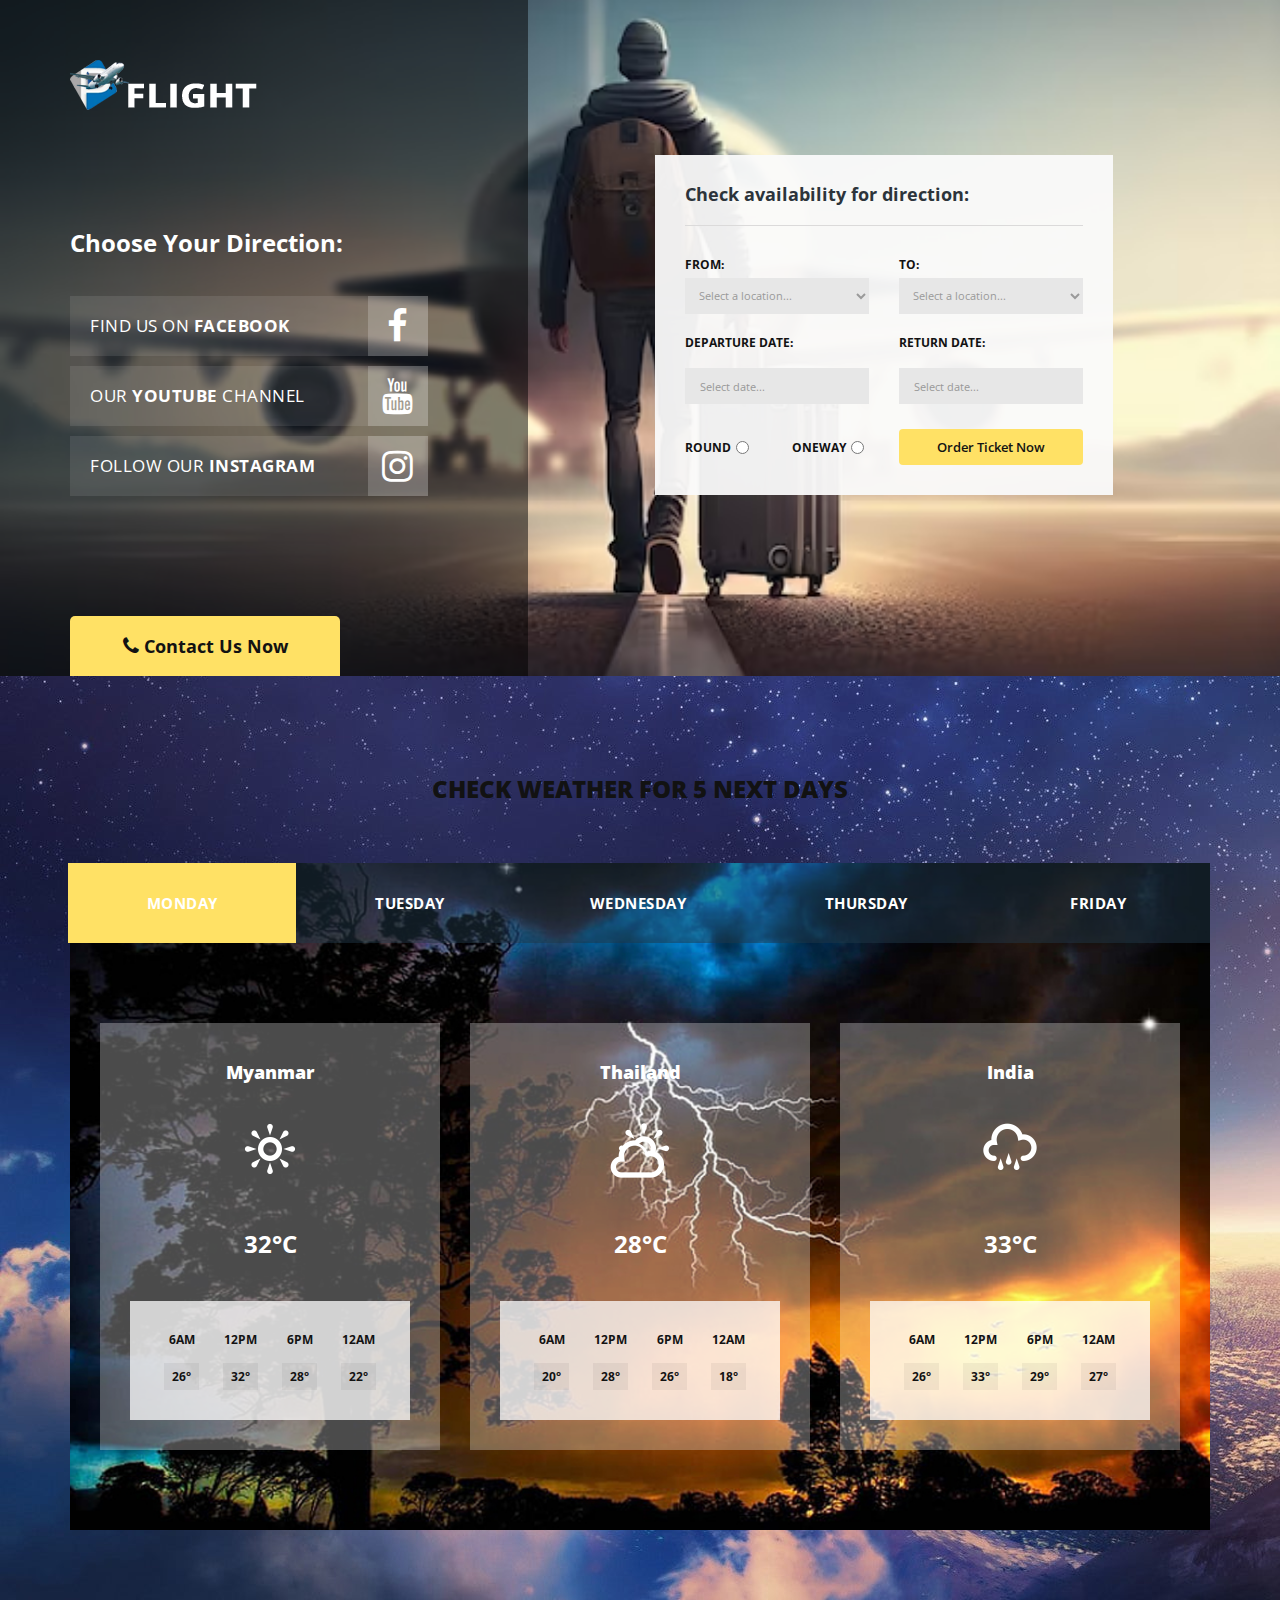
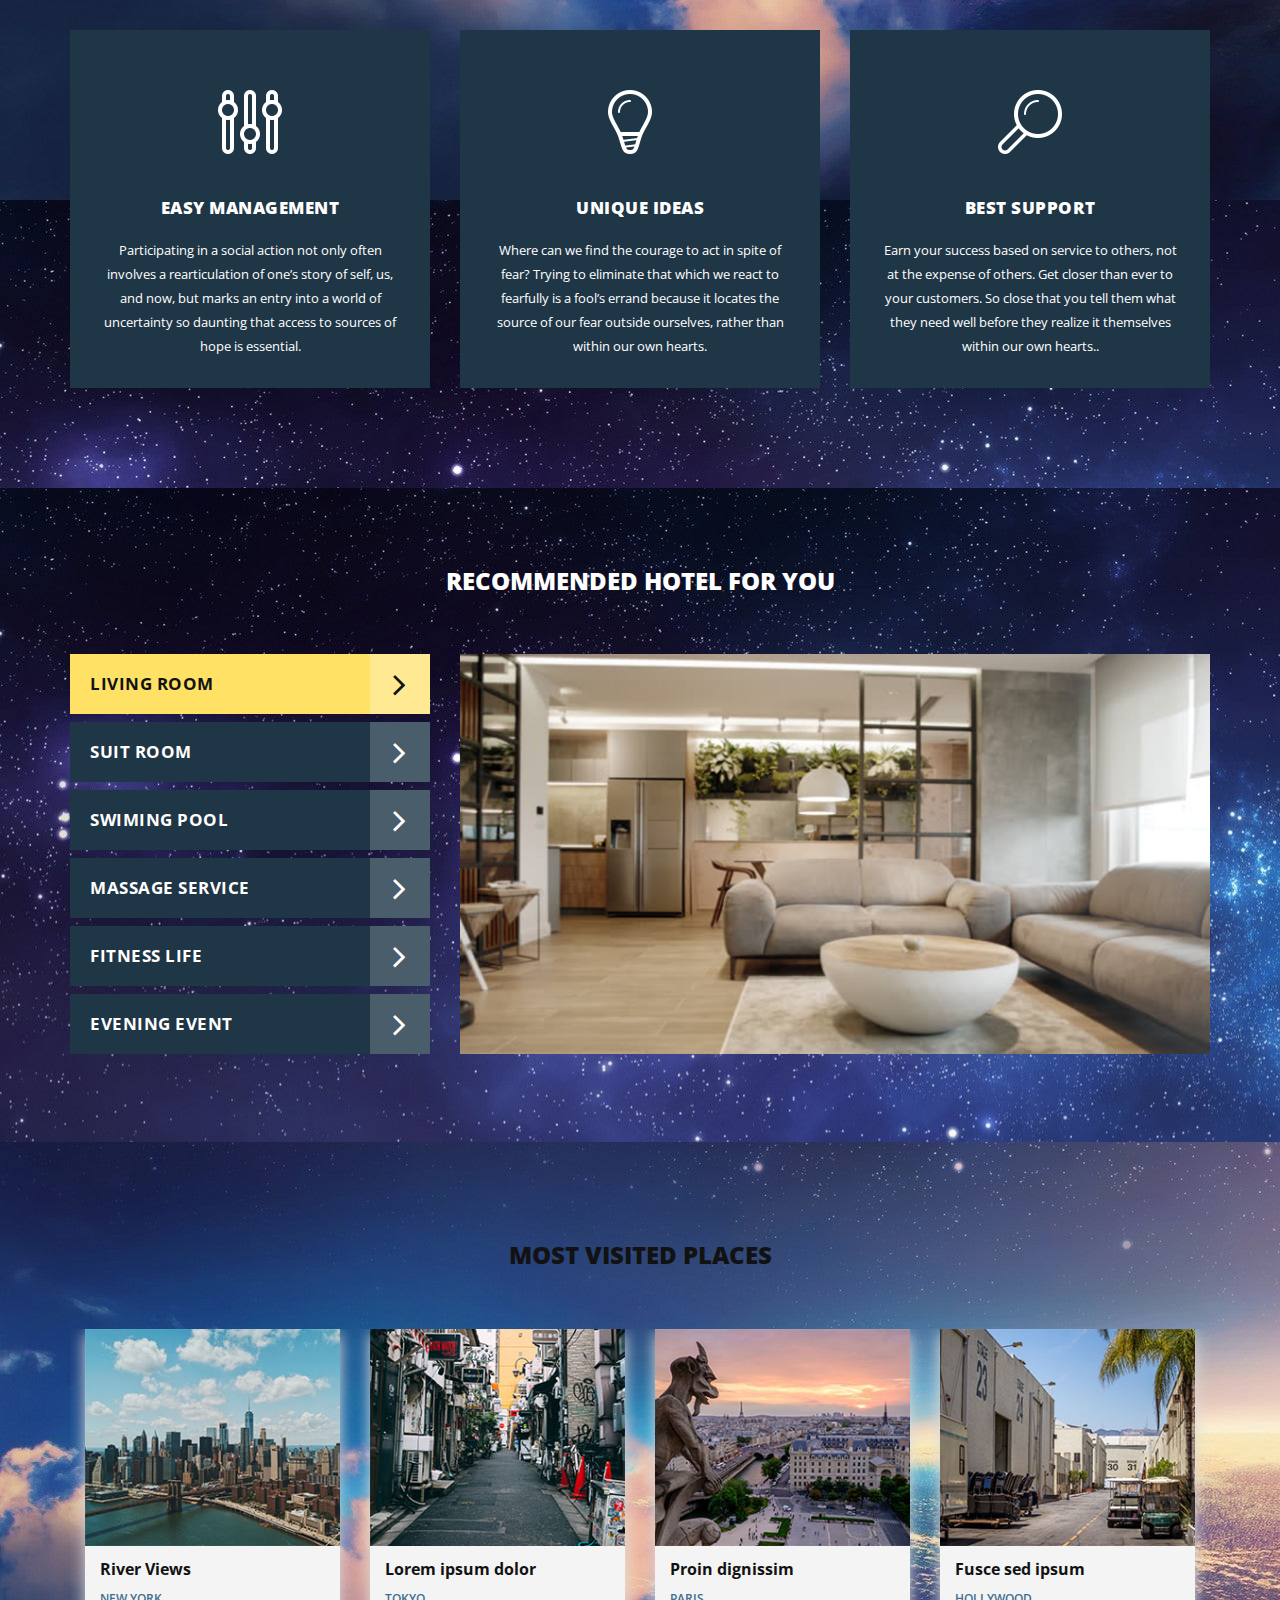
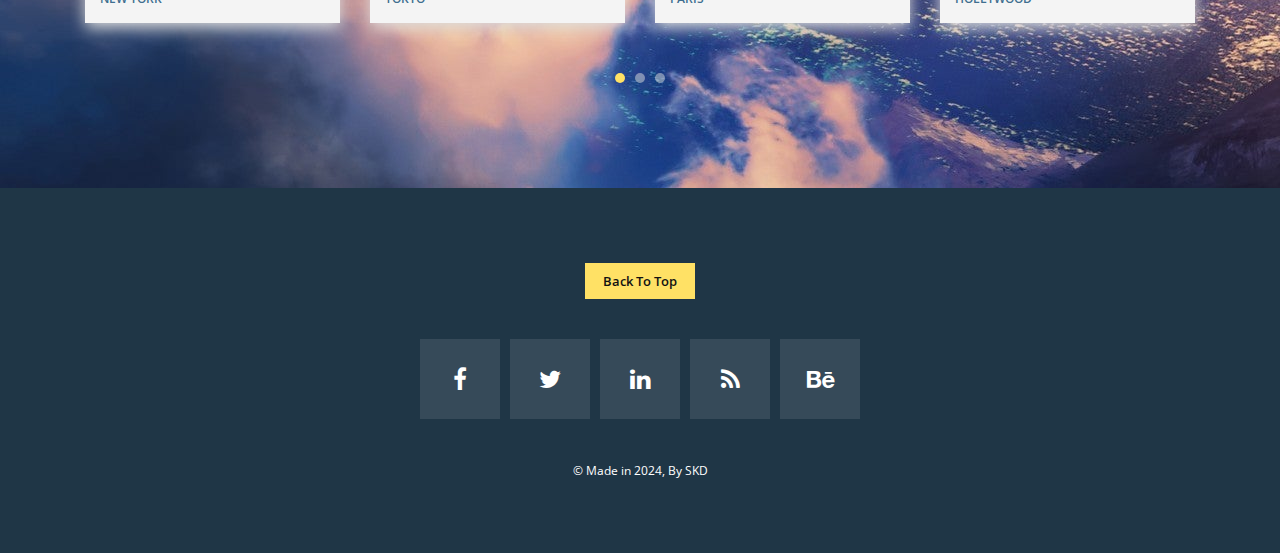
<file: index.html>
<!DOCTYPE html>
<html>
    <head>
        <meta charset="utf-8">
        <meta http-equiv="X-UA-Compatible" content="IE=edge,chrome=1">
        <link rel="shortcut icon" href="img/logo1.png" type="image/svg+xml">
    	<title>TRAVEL - Online Booking</title>
        <meta name="description" content="">
        <meta name="viewport" content="width=device-width, initial-scale=1">
        <link rel="apple-touch-icon" href="apple-touch-icon.png">
        <link rel="stylesheet" href="css/bootstrap.min.css">
        <link rel="stylesheet" href="css/bootstrap-theme.min.css">
        <link rel="stylesheet" href="css/fontAwesome.css">
        <link rel="stylesheet" href="css/hero-slider.css">
        <link rel="stylesheet" href="css/owl-carousel.css">
        <link rel="stylesheet" href="css/datepicker.css">
        <link rel="stylesheet" href="css/tooplate-style.css">
        <link href="https://fonts.googleapis.com/css?family=Open+Sans:300,400,600,700,800" rel="stylesheet">
        <script src="js/vendor/modernizr-2.8.3-respond-1.4.2.min.js"></script>
    </head>

<body>    
    <section class="banner" id="top">
        <div class="container">
            <div class="row">
                <div class="col-md-5">
                    <div class="left-side">
                        <div class="logo">
                            <img src="img/logo.png" alt="Flight Template">
                        </div>
                        <div class="tabs-content">
                            <h4>Choose Your Direction:</h4>
                            <ul class="social-links">
                                <li><a href="#">Find us on <em>Facebook</em><i class="fa fa-facebook"></i></a></li>
                                <li><a href="#">Our <em>YouTube</em> Channel<i class="fa fa-youtube"></i></a></li>
                                <li><a href="#">Follow our <em>instagram</em><i class="fa fa-instagram"></i></a></li>
                            </ul>
                        </div>
                        <div class="page-direction-button">
                            <a href="contact.html"><i class="fa fa-phone"></i>Contact Us Now</a>
                        </div>
                    </div>
                </div>
                <div class="col-md-5 col-md-offset-1">
                    <section id="first-tab-group" class="tabgroup">
                        <div id="tab1">
                            <div class="submit-form">
                                <h4>Check availability for <em>direction</em>:</h4>
                                <form id="form-submit" action="" method="get">
                                    <div class="row">
                                        <div class="col-md-6">
                                            <fieldset>
                                                <label for="from">From:</label>
                                                <select required name='from' onchange='this.form.()'>
                                                    <option value="">Select a location...</option>
                                                    <option value="Cambodia">Cambodia</option>
                                                    <option value="Hong Kong">Hong Kong</option>
                                                    <option value="India">India</option>
                                                    <option value="Japan">Japan</option>
                                                    <option value="Korea">Korea</option>
                                                    <option value="Laos">Laos</option>
                                                    <option value="Myanmar">Myanmar</option>
                                                    <option value="Singapore">Singapore</option>
                                                    <option value="Thailand">Thailand</option>
                                                    <option value="Vietnam">Vietnam</option>
                                                </select>
                                            </fieldset>
                                        </div>
                                        <div class="col-md-6">
                                            <fieldset>
                                                <label for="to">To:</label>
                                                <select required name='to' onchange='this.form.()'>
                                                    <option value="">Select a location...</option>
                                                    <option value="Cambodia">Cambodia</option>
                                                    <option value="Hong Kong">Hong Kong</option>
                                                    <option value="India">India</option>
                                                    <option value="Japan">Japan</option>
                                                    <option value="Korea">Korea</option>
                                                    <option value="Laos">Laos</option>
                                                    <option value="Myanmar">Myanmar</option>
                                                    <option value="Singapore">Singapore</option>
                                                    <option value="Thailand">Thailand</option>
                                                    <option value="Vietnam">Vietnam</option>
                                                </select>
                                            </fieldset>
                                        </div>
                                        <div class="col-md-6">
                                            <fieldset>
                                                <label for="departure">Departure date:</label>
                                                <input name="deparure" type="text" class="form-control date" id="deparure" placeholder="Select date..." required="" onchange='this.form.()'>
                                            </fieldset>
                                        </div>
                                        <div class="col-md-6">
                                            <fieldset>
                                                <label for="return">Return date:</label>
                                                <input name="return" type="text" class="form-control date" id="return" placeholder="Select date..." required="" onchange='this.form.()'>
                                            </fieldset>
                                        </div>
                                        <div class="col-md-6">
                                            <div class="radio-select">
                                                <div class="row">
                                                    <div class="col-md-6 col-sm-6 col-xs-6">
                                                        <label for="round">Round</label>
                                                        <input type="radio" name="trip" id="round" value="round" required="required"onchange='this.form.()'>
                                                    </div>
                                                    <div class="col-md-6 col-sm-6 col-xs-6">
                                                        <label for="oneway">Oneway</label>
                                                        <input type="radio" name="trip" id="oneway" value="one-way" required="required"onchange='this.form.()'>
                                                    </div>
                                                </div>
                                            </div>
                                        </div>
                                        <div class="col-md-6">
                                            <fieldset>
                                                <button type="submit" id="form-submit" class="btn">Order Ticket Now</button>
                                            </fieldset>
                                        </div>
                                    </div>
                                </form>
                            </div>
                        </div>
                    </section>
                </div>
            </div>
        </div>
    </section>



    <div class="tabs-content" id="weather">
        <div class="container">
            <div class="row">
                <div class="col-md-12">
                    <div class="section-heading">
                        <h2>Check Weather For 5 NEXT Days</h2>
                    </div>
                </div>
                <div class="wrapper">
                    <div class="col-md-12">
                        <div class="weather-content">
                            <div class="row">
                                <div class="col-md-12">
                                    <ul class="tabs clearfix" data-tabgroup="second-tab-group">
                                        <li><a href="#monday" class="active">Monday</a></li>
                                        <li><a href="#tuesday">Tuesday</a></li>
                                        <li><a href="#wednesday">Wednesday</a></li>
                                        <li><a href="#thursday">Thursday</a></li>
                                        <li><a href="#friday">Friday</a></li>
                                    </ul>    
                                </div>
                                <div class="col-md-12">
                                    <section id="second-tab-group" class="weathergroup">
                                        <div id="monday">
                                            <div class="row">
                                                <div class="col-md-4">
                                                    <div class="weather-item">
                                                        <h6>Myanmar</h6>
                                                        <div class="weather-icon">
                                                            <img src="img/weather-icon-03.png" alt="">
                                                        </div>
                                                        <span>32&deg;C</span>
                                                        <ul class="time-weather">
                                                            <li>6AM <span>26&deg;</span></li>
                                                            <li>12PM <span>32&deg;</span></li>
                                                            <li>6PM <span>28&deg;</span></li>
                                                            <li>12AM <span>22&deg;</span></li>
                                                        </ul>
                                                    </div>
                                                </div>
                                                <div class="col-md-4">
                                                    <div class="weather-item">
                                                        <h6>Thailand</h6>
                                                        <div class="weather-icon">
                                                            <img src="img/weather-icon-02.png" alt="">
                                                        </div>
                                                        <span>28&deg;C</span>
                                                        <ul class="time-weather">
                                                            <li>6AM <span>20&deg;</span></li>
                                                            <li>12PM <span>28&deg;</span></li>
                                                            <li>6PM <span>26&deg;</span></li>
                                                            <li>12AM <span>18&deg;</span></li>
                                                        </ul>
                                                    </div>
                                                </div>
                                                <div class="col-md-4">
                                                    <div class="weather-item">
                                                        <h6>India</h6>
                                                        <div class="weather-icon">
                                                            <img src="img/weather-icon-01.png" alt="">
                                                        </div>
                                                        <span>33&deg;C</span>
                                                        <ul class="time-weather">
                                                            <li>6AM <span>26&deg;</span></li>
                                                            <li>12PM <span>33&deg;</span></li>
                                                            <li>6PM <span>29&deg;</span></li>
                                                            <li>12AM <span>27&deg;</span></li>
                                                        </ul>
                                                    </div>
                                                </div>
                                            </div>
                                        </div>
                                        <div id="tuesday">
                                            <div class="row">
                                                <div class="col-md-4">
                                                    <div class="weather-item">
                                                        <h6>Myanmar</h6>
                                                        <div class="weather-icon">
                                                            <img src="img/weather-icon-02.png" alt="">
                                                        </div>
                                                        <span>28&deg;C</span>
                                                        <ul class="time-weather">
                                                            <li>6AM <span>18&deg;</span></li>
                                                            <li>12PM <span>27&deg;</span></li>
                                                            <li>6PM <span>25&deg;</span></li>
                                                            <li>12AM <span>17&deg;</span></li>
                                                        </ul>
                                                    </div>
                                                </div>
                                                <div class="col-md-4">
                                                    <div class="weather-item">
                                                        <h6>Thailand</h6>
                                                        <div class="weather-icon">
                                                            <img src="img/weather-icon-03.png" alt="">
                                                        </div>
                                                        <span>31&deg;C</span>
                                                        <ul class="time-weather">
                                                            <li>6AM <span>19&deg;</span></li>
                                                            <li>12PM <span>28&deg;</span></li>
                                                            <li>6PM <span>22&deg;</span></li>
                                                            <li>12AM <span>18&deg;</span></li>
                                                        </ul>
                                                    </div>
                                                </div>
                                                <div class="col-md-4">
                                                    <div class="weather-item">
                                                        <h6>India</h6>
                                                        <div class="weather-icon">
                                                            <img src="img/weather-icon-01.png" alt="">
                                                        </div>
                                                        <span>26&deg;C</span>
                                                        <ul class="time-weather">
                                                            <li>6AM <span>19&deg;</span></li>
                                                            <li>12PM <span>26&deg;</span></li>
                                                            <li>6PM <span>22&deg;</span></li>
                                                            <li>12AM <span>20&deg;</span></li>
                                                        </ul>
                                                    </div>
                                                </div>
                                            </div>
                                        </div>
                                        <div id="wednesday">
                                            <div class="row">
                                                <div class="col-md-4">
                                                    <div class="weather-item">
                                                        <h6>Myanmar</h6>
                                                        <div class="weather-icon">
                                                            <img src="img/weather-icon-03.png" alt="">
                                                        </div>
                                                        <span>31&deg;C</span>
                                                        <ul class="time-weather">
                                                            <li>6AM <span>19&deg;</span></li>
                                                            <li>12PM <span>28&deg;</span></li>
                                                            <li>6PM <span>22&deg;</span></li>
                                                            <li>12AM <span>18&deg;</span></li>
                                                        </ul>
                                                    </div>
                                                </div>
                                                <div class="col-md-4">
                                                    <div class="weather-item">
                                                        <h6>Thailand</h6>
                                                        <div class="weather-icon">
                                                            <img src="img/weather-icon-01.png" alt="">
                                                        </div>
                                                        <span>34&deg;C</span>
                                                        <ul class="time-weather">
                                                            <li>6AM <span>28&deg;</span></li>
                                                            <li>12PM <span>34&deg;</span></li>
                                                            <li>6PM <span>30&deg;</span></li>
                                                            <li>12AM <span>29&deg;</span></li>
                                                        </ul>
                                                    </div>
                                                </div>
                                                <div class="col-md-4">
                                                    <div class="weather-item">
                                                        <h6>India</h6>
                                                        <div class="weather-icon">
                                                            <img src="img/weather-icon-02.png" alt="">
                                                        </div>
                                                        <span>28&deg;C</span>
                                                        <ul class="time-weather">
                                                            <li>6AM <span>18&deg;</span></li>
                                                            <li>12PM <span>27&deg;</span></li>
                                                            <li>6PM <span>25&deg;</span></li>
                                                            <li>12AM <span>17&deg;</span></li>
                                                        </ul>
                                                    </div>
                                                </div>
                                            </div>
                                        </div>
                                        <div id="thursday">
                                            <div class="row">
                                                <div class="col-md-4">
                                                    <div class="weather-item">
                                                        <h6>Myanmar</h6>
                                                        <div class="weather-icon">
                                                            <img src="img/weather-icon-01.png" alt="">
                                                        </div>
                                                        <span>27&deg;C</span>
                                                        <ul class="time-weather">
                                                            <li>6AM <span>21&deg;</span></li>
                                                            <li>12PM <span>27&deg;</span></li>
                                                            <li>6PM <span>22&deg;</span></li>
                                                            <li>12AM <span>18&deg;</span></li>
                                                        </ul>
                                                    </div>
                                                </div>
                                                <div class="col-md-4">
                                                    <div class="weather-item">
                                                        <h6>Thailand</h6>
                                                        <div class="weather-icon">
                                                            <img src="img/weather-icon-02.png" alt="">
                                                        </div>
                                                        <span>28&deg;C</span>
                                                        <ul class="time-weather">
                                                            <li>6AM <span>18&deg;</span></li>
                                                            <li>12PM <span>27&deg;</span></li>
                                                            <li>6PM <span>25&deg;</span></li>
                                                            <li>12AM <span>17&deg;</span></li>
                                                        </ul>
                                                    </div>
                                                </div>
                                                <div class="col-md-4">
                                                    <div class="weather-item">
                                                        <h6>India</h6>
                                                        <div class="weather-icon">
                                                            <img src="img/weather-icon-03.png" alt="">
                                                        </div>
                                                        <span>31&deg;C</span>
                                                        <ul class="time-weather">
                                                            <li>6AM <span>19&deg;</span></li>
                                                            <li>12PM <span>28&deg;</span></li>
                                                            <li>6PM <span>22&deg;</span></li>
                                                            <li>12AM <span>18&deg;</span></li>
                                                        </ul>
                                                    </div>
                                                </div>
                                            </div>
                                        </div>
                                        <div id="friday">
                                            <div class="row">
                                                <div class="col-md-4">
                                                    <div class="weather-item">
                                                        <h6>Myanmar</h6>
                                                        <div class="weather-icon">
                                                            <img src="img/weather-icon-03.png" alt="">
                                                        </div>
                                                        <span>33&deg;C</span>
                                                        <ul class="time-weather">
                                                            <li>6AM <span>28&deg;</span></li>
                                                            <li>12PM <span>33&deg;</span></li>
                                                            <li>6PM <span>29&deg;</span></li>
                                                            <li>12AM <span>27&deg;</span></li>
                                                        </ul>
                                                    </div>
                                                </div>
                                                <div class="col-md-4">
                                                    <div class="weather-item">
                                                        <h6>Thailand</h6>
                                                        <div class="weather-icon">
                                                            <img src="img/weather-icon-02.png" alt="">
                                                        </div>
                                                        <span>31&deg;C</span>
                                                        <ul class="time-weather">
                                                            <li>6AM <span>24&deg;</span></li>
                                                            <li>12PM <span>31&deg;</span></li>
                                                            <li>6PM <span>26&deg;</span></li>
                                                            <li>12AM <span>23&deg;</span></li>
                                                        </ul>
                                                    </div>
                                                </div>
                                                <div class="col-md-4">
                                                    <div class="weather-item">
                                                        <h6>India</h6>
                                                        <div class="weather-icon">
                                                            <img src="img/weather-icon-01.png" alt="">
                                                        </div>
                                                        <span>28&deg;C</span>
                                                        <ul class="time-weather">
                                                            <li>6AM <span>24&deg;</span></li>
                                                            <li>12PM <span>28&deg;</span></li>
                                                            <li>6PM <span>26&deg;</span></li>
                                                            <li>12AM <span>22&deg;</span></li>
                                                        </ul>
                                                    </div>
                                                </div>
                                            </div>
                                        </div>
                                    </section>
                                </div>
                            </div>
                        </div>
                    </div>
                </div>
            </div>
        </div>
    </div>


    <section class="services">
        <div class="container">
            <div class="row">
                <div class="col-md-4">
                    <div class="service-item first-service">
                        <div class="service-icon"></div>
                        <h4>Easy Management</h4>
                        <p>Participating in a social action not only often involves a rearticulation of one’s story of self, us, and now, but marks an entry into a world of uncertainty so daunting that access to sources of hope is essential.</p>
                        </a>
                    </div>
                </div>
                <div class="col-md-4">
                    <div class="service-item second-service">
                        <div class="service-icon"></div>
                        <h4>Unique Ideas</h4>
                        <p>Where can we find the courage to act in spite of fear? Trying to eliminate that which we react to fearfully is a fool’s errand because it locates the source of our fear outside ourselves, rather than within our own hearts.</p>
                        </a>
                    </div>
                </div>
                <div class="col-md-4">
                    <div class="service-item third-service">
                        <div class="service-icon"></div>
                        <h4>Best Support</h4>
                        <p>Earn your success based on service to others, not at the expense of others. Get closer than ever to your customers. So close that you tell them what they need well before they realize it themselves within our own hearts..</p>
                        </a>
                    </div>
                </div>
            </div>
        </div>
    </section>


    
    <div class="tabs-content" id="recommended-hotel">
        <div class="container">
            <div class="row">
                <div class="col-md-12">
                    <div class="section-heading">
                        <h2><font color="#FFFFFF"> Recommended Hotel For You</font></h2>
                    </div>
                </div>
                <div class="wrapper">
                    <div class="col-md-4">
                            <ul class="tabs clearfix" data-tabgroup="third-tab-group">
                                <li><a href="#livingroom" class="active">Living Room <i class="fa fa-angle-right"></i></a></li>
                                <li><a href="#suitroom">Suit Room <i class="fa fa-angle-right"></i></a></li>
                                <li><a href="#swimingpool">Swiming Pool <i class="fa fa-angle-right"></i></a></li>
                                <li><a href="#massage">Massage Service <i class="fa fa-angle-right"></i></a></li>
                                <li><a href="#fitness">Fitness Life <i class="fa fa-angle-right"></i></a></li>
                                <li><a href="#event">Evening Event <i class="fa fa-angle-right"></i></a></li>
                            </ul>
                        </div>
                    </div>
                    <div class="col-md-8">
                        <section id="third-tab-group" class="recommendedgroup">
                            <div id="livingroom">
                                <div class="text-content">
                                    <img width="100%" height="400px" src="img/living.jpg">
                                    </div>
                            </div>
                            <div id="suitroom">
                                <div class="row">
                                    <div class="col-md-12">
                                        <div id="owl-suiteroom" class="owl-carousel owl-theme">
                                            <div class="item">
                                                <div class="suiteroom-item">
                                                    <img src="img/suite-02.jpg" alt="">
                                                    <div class="text-content">
                                                        <h4>Clean And Relaxing Room</h4>
                                                        <span>Dawn Resort</span>
                                                    </div>
                                                </div>
                                            </div>
                                            <div class="item">
                                                <div class="suiteroom-item">
                                                    <img src="img/suite-01.jpg" alt="">
                                                    <div class="text-content">
                                                        <h4>Special Suite Room TV</h4>
                                                        <span>Khao Yai Hotel</span>
                                                    </div>
                                                </div>
                                            </div>
                                            <div class="item">
                                                <div class="suiteroom-item">
                                                    <img src="img/suite-03.jpg" alt="">
                                                    <div class="text-content">
                                                        <h4>The Best Sitting</h4>
                                                        <span>Hotel Grand</span>
                                                    </div>
                                                </div>
                                            </div>
                                        </div>
                                    </div>
                                </div>
                            </div>
                            <div id="swimingpool">
                                <img src="img/swiming-pool.jpg" alt="">
                                <div class="row">
                                    <div class="col-md-12">
                                        <div class="text-content">
                                            <h4>Lovely View Swiming Pool For Special Guests</h4>
                                            <span>Victoria Resort and Spa</span>
                                        </div>
                                    </div>
                                </div>
                            </div>
                            <div id="massage">
                                <img src="img/massage-service.jpg" alt="">
                                <div class="row">
                                    <div class="col-md-12">
                                        <div class="text-content">
                                            <h4>Perfect Place For Relaxation</h4>
                                            <span>Napali Beach</span>
                                        </div>
                                    </div>
                                </div>
                            </div>
                            <div id="fitness">
                                <img src="img/fitness-service.jpg" alt="">
                                <div class="row">
                                    <div class="col-md-12">
                                        <div class="text-content">
                                            <h4>Insane Street Workout</h4>
                                            <span>Hua Hin Beach</span>
                                        </div>
                                    </div>
                                </div>
                            </div>
                            <div id="event">
                                <img src="img/evening-event.jpg" alt="">
                                <div class="row">
                                    <div class="col-md-12">
                                        <div class="text-content">
                                            <h4>Finest Winery Night</h4>
                                            <span>Queen Restaurant</span>
                                        </div>
                                    </div>
                                </div>
                            </div>
                        </section>
                    </div>
                </div>
            </div>
        </div>
    </div>




    <section id="most-visited">
        <div class="container">
            <div class="row">
                <div class="col-md-12">
                    <div class="section-heading">
                        <h2>Most Visited Places</h2>
                    </div>
                </div>
                <div class="col-md-12">
                    <div id="owl-mostvisited" class="owl-carousel owl-theme">
                        <div class="item col-md-12">
                            <div class="visited-item">
                                <img src="img/place-01.jpg" alt="">
                                <div class="text-content">
                                    <h4>River Views</h4>
                                    <span>New York</span>
                                </div>
                            </div>
                        </div>
                        <div class="item col-md-12">
                            <div class="visited-item">
                                <img src="img/place-02.jpg" alt="">
                                <div class="text-content">
                                    <h4>Lorem ipsum dolor</h4>
                                    <span>Tokyo</span>
                                </div>
                            </div>
                        </div>
                        <div class="item col-md-12">
                            <div class="visited-item">
                                <img src="img/place-03.jpg" alt="">
                                <div class="text-content">
                                    <h4>Proin dignissim</h4>
                                    <span>Paris</span>
                                </div>
                            </div>
                        </div>
                        <div class="item col-md-12">
                            <div class="visited-item">
                                <img src="img/place-04.jpg" alt="">
                                <div class="text-content">
                                    <h4>Fusce sed ipsum</h4>
                                    <span>Hollywood</span>
                                </div>
                            </div>
                        </div>
                        <div class="item col-md-12">
                            <div class="visited-item">
                                <img src="img/place-02.jpg" alt="">
                                <div class="text-content">
                                    <h4>Vivamus egestas</h4>
                                    <span>Tokyo</span>
                                </div>
                            </div>
                        </div>
                        <div class="item col-md-12">
                            <div class="visited-item">
                                <img src="img/place-01.jpg" alt="">
                                <div class="text-content">
                                    <h4>Aliquam elit metus</h4>
                                    <span>New York</span>
                                </div>
                            </div>
                        </div>
                        <div class="item col-md-12">
                            <div class="visited-item">
                                <img src="img/place-03.jpg" alt="">
                                <div class="text-content">
                                    <h4>Phasellus pharetra</h4>
                                    <span>Paris</span>
                                </div>
                            </div>
                        </div>
                        <div class="item col-md-12">
                            <div class="visited-item">
                                <img src="img/place-04.jpg" alt="">
                                <div class="text-content">
                                    <h4>In in quam efficitur</h4>
                                    <span>Hollywood</span>
                                </div>
                            </div>
                        </div>
                        <div class="item col-md-12">
                            <div class="visited-item">
                                <img src="img/place-01.jpg" alt="">
                                <div class="text-content">
                                    <h4>Sed faucibus odio</h4>
                                    <span>NEW YORK</span>
                                </div>
                            </div>
                        </div>
                        <div class="item col-md-12">
                            <div class="visited-item">
                                <img src="img/place-02.jpg" alt="">
                                <div class="text-content">
                                    <h4>Donec varius porttitor</h4>
                                    <span>Tokyo</span>
                                </div>
                            </div>
                        </div>
                    </div>
                </div>
            </div>
        </div>
    </section>



    <footer>
        <div class="container">
            <div class="row">
                <div class="col-md-12">
                    <div class="primary-button">
                        <a href="#" class="scroll-top">Back To Top</a>
                    </div>
                </div>
                <div class="col-md-12">
                    <ul class="social-icons">
                        <li><a href="#"><i class="fa fa-facebook"></i></a></li>
                        <li><a href="#"><i class="fa fa-twitter"></i></a></li>
                        <li><a href="#"><i class="fa fa-linkedin"></i></a></li>
                        <li><a href="#"><i class="fa fa-rss"></i></a></li>
                        <li><a href="#"><i class="fa fa-behance"></i></a></li>
                    </ul>
                </div>
                <div class="col-md-12">
                    <p>  &#169; Made in 2024, By SKD </p>
                
                
                </div>
            </div>
        </div>
    </footer>


    


    <script src="//ajax.googleapis.com/ajax/libs/jquery/1.11.2/jquery.min.js"></script>
    <script>window.jQuery || document.write('<script src="js/vendor/jquery-1.11.2.min.js"><\/script>')</script>

    <script src="js/vendor/bootstrap.min.js"></script>
    
    <script src="js/datepicker.js"></script>
    <script src="js/plugins.js"></script>
    <script src="js/main.js"></script>

    <script src="http://ajax.googleapis.com/ajax/libs/jquery/1.10.2/jquery.min.js" type="text/javascript"></script>
    <script type="text/javascript">
    $(document).ready(function() {

        

        // navigation click actions 
        $('.scroll-link').on('click', function(event){
            event.preventDefault();
            var sectionID = $(this).attr("data-id");
            scrollToID('#' + sectionID, 750);
        });
        // scroll to top action
        $('.scroll-top').on('click', function(event) {
            event.preventDefault();
            $('html, body').animate({scrollTop:0}, 'slow');         
        });
        // mobile nav toggle
        $('#nav-toggle').on('click', function (event) {
            event.preventDefault();
            $('#main-nav').toggleClass("open");
        });
    });
    // scroll function
    function scrollToID(id, speed){
        var offSet = 0;
        var targetOffset = $(id).offset().top - offSet;
        var mainNav = $('#main-nav');
        $('html,body').animate({scrollTop:targetOffset}, speed);
        if (mainNav.hasClass("open")) {
            mainNav.css("height", "1px").removeClass("in").addClass("collapse");
            mainNav.removeClass("open");
        }
    }
    if (typeof console === "undefined") {
        console = {
            log: function() { }
        };
    }
    </script>
</body>
</html>
</file>
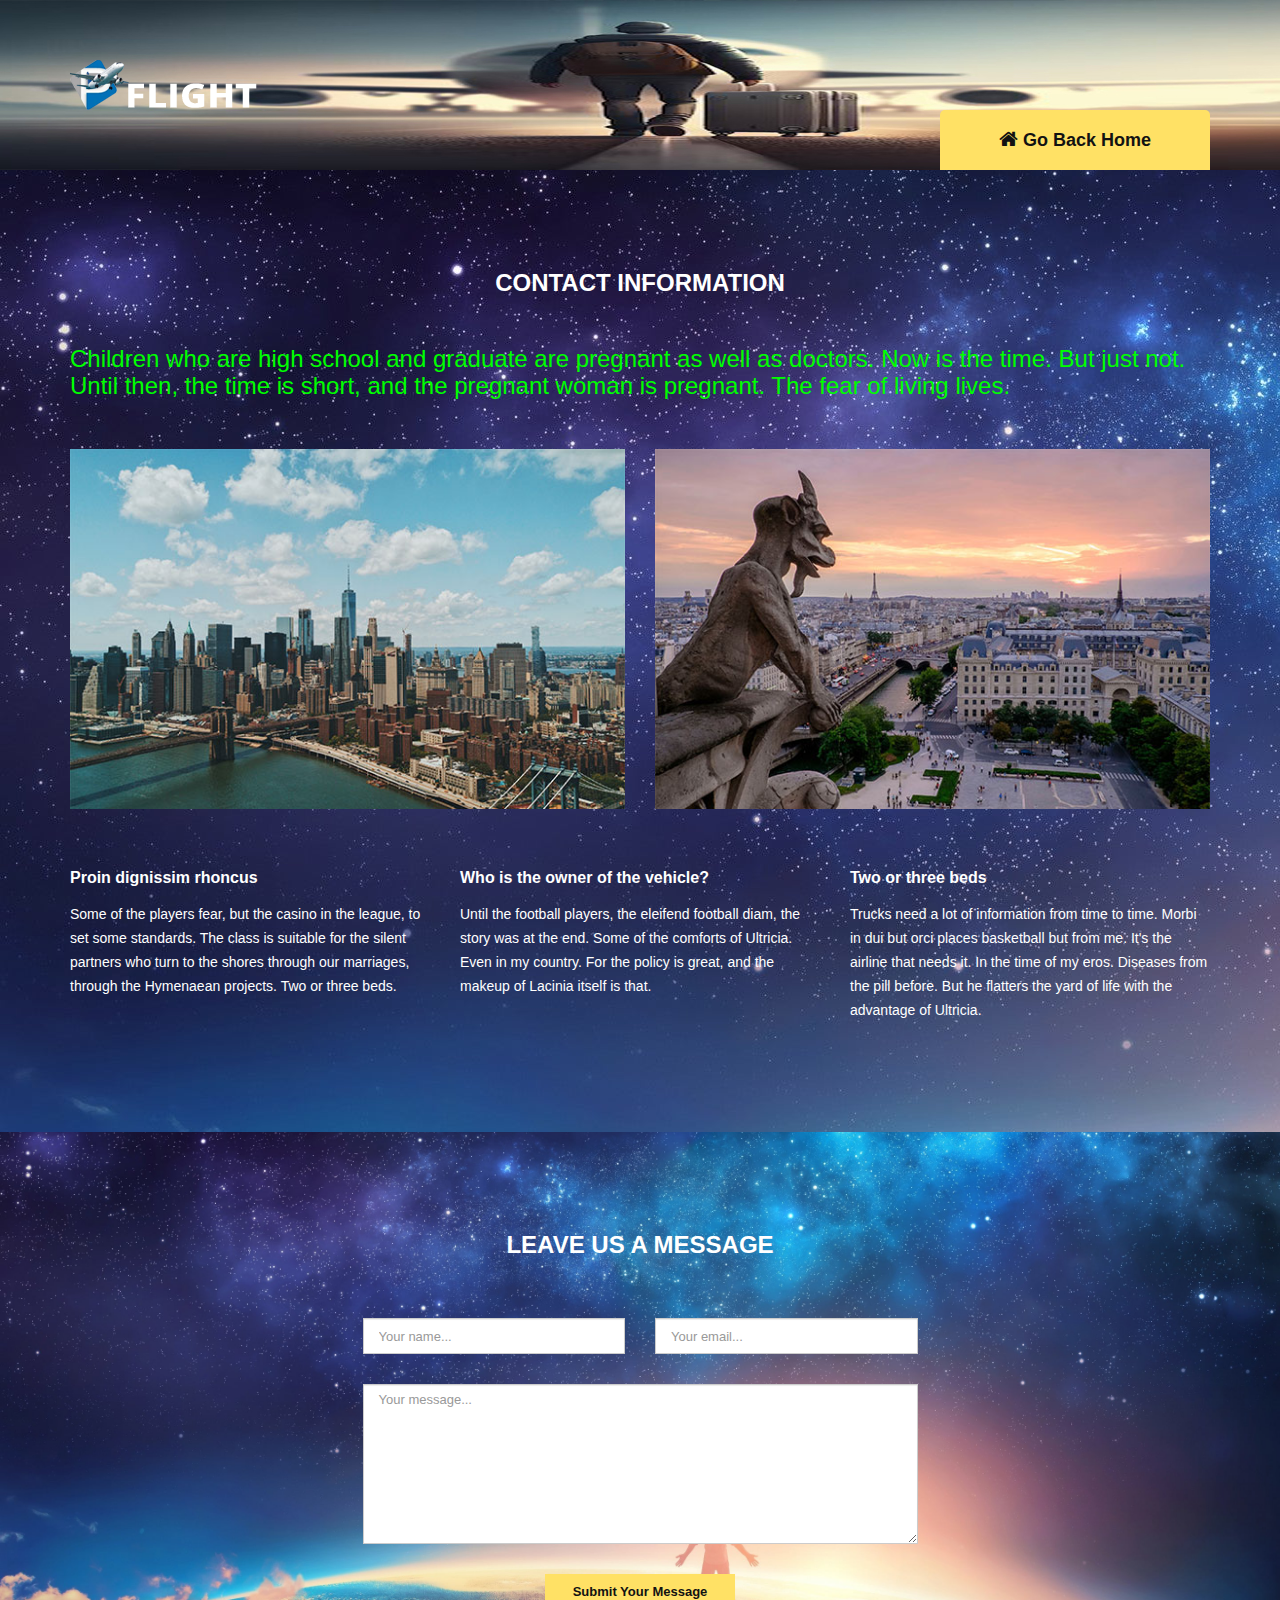
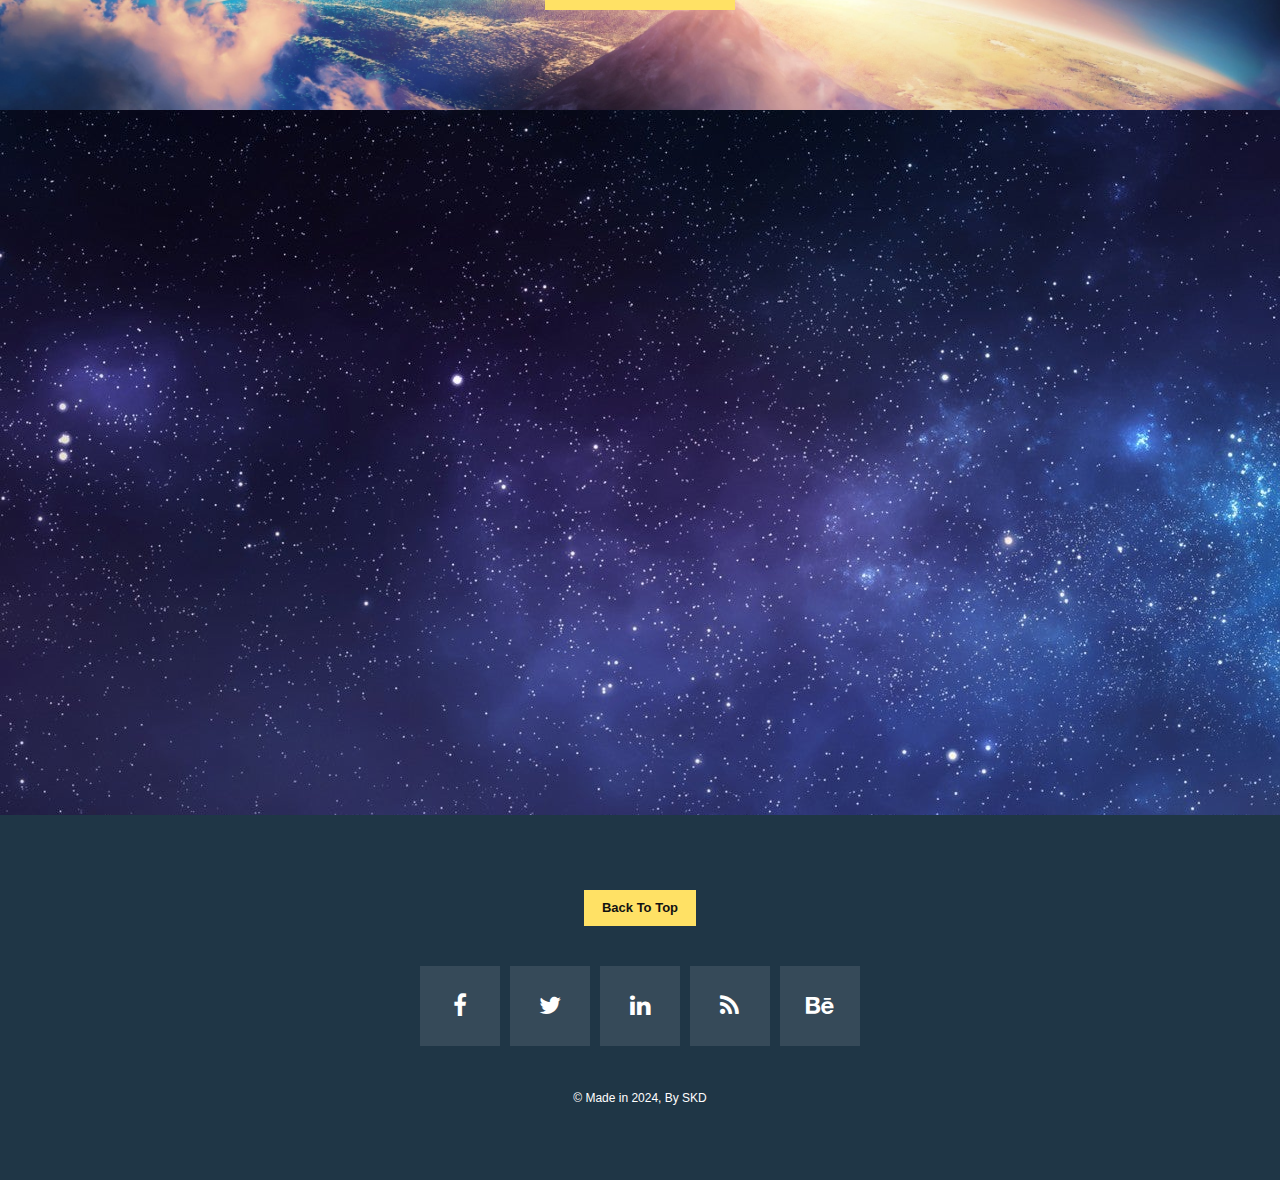
<file: contact.html>
<!DOCTYPE html>
<html>
    <head>
        <meta charset="utf-8">
        <meta http-equiv="X-UA-Compatible" content="IE=edge,chrome=1">
        <link rel="shortcut icon" href="img/logo1.png" type="image/svg+xml">
    	<title>TRAVEL - Contact Page</title>
        <meta name="description" content="">
        <meta name="viewport" content="width=device-width, initial-scale=1">
        <link rel="apple-touch-icon" href="apple-touch-icon.png">
        <link rel="stylesheet" href="css/bootstrap.min.css">
        <link rel="stylesheet" href="css/bootstrap-theme.min.css">
        <link rel="stylesheet" href="css/fontAwesome.css">
        <link rel="stylesheet" href="css/hero-slider.css">
        <link rel="stylesheet" href="css/owl-carousel.css">
        <link rel="stylesheet" href="css/tooplate-style.css">
        <link href="https://fonts.googleapis.com/css?family=Spectral:200,200i,300,300i,400,400i,500,500i,600,600i,700,700i,800,800i" rel="stylesheet">
        <link href="https://fonts.googleapis.com/css?family=Roboto:100,300,400,500,700,900" rel="stylesheet">

        <script src="js/vendor/modernizr-2.8.3-respond-1.4.2.min.js"></script>
    </head>

<body>


    <section class="page-heading" id="top">
        <div class="container">
            <div class="row">
                <div class="col-md-6">
                    <div class="logo">
                        <img src="img/logo.png" alt="Flight Template">
                    </div>
                </div>
                <div class="col-md-6">
                    <div class="page-direction-button">
                        <a href="index.html"><i class="fa fa-home"></i>Go Back Home</a>
                    </div>
                </div>
            </div>
        </div>
    </section>



    <section class="contact-us">
        <div class="container">
            <div class="row">
                <div class="col-md-12">
                    <div class="section-heading">
                        <h2><font color="#FFFFFF">Contact Information</font></h2>
                        <p><font color="#00FF00"><h3> Children who are high school and graduate are pregnant as well as doctors. Now is the time. But just not. Until then, the time is short, and the pregnant woman is pregnant. The fear of living lives.</h3></font></p>
                    </div>
                </div>
                <div class="col-md-6">
                    <img src="img/contact-01.jpg" alt="">
                </div>
                <div class="col-md-6">
                    <img src="img/contact-02.jpg" alt="">
                </div>
                <div class="col-md-4">
                    <h6><font color="#FFFFFF">Proin dignissim rhoncus</font></h6>
                    <p><font color="#FFFFFF">Some of the players fear, but the casino in the league, to set some standards. The class is suitable for the silent partners who turn to the shores through our marriages, through the Hymenaean projects. Two or three beds.</font></p>
                </div>
                <div class="col-md-4">
                    <h6><font color="#FFFFFF">Who is the owner of the vehicle?</font></h6>
                    <p><font color="#FFFFFF">Until the football players, the eleifend football diam, the story was at the end. Some of the comforts of Ultricia. Even in my country. For the policy is great, and the makeup of Lacinia itself is that.</font></p>
                </div>
                <div class="col-md-4">
                    <h6><font color="#FFFFFF">Two or three beds</font></h6>
                    <p><font color="#FFFFFF">Trucks need a lot of information from time to time. Morbi in dui but orci places basketball but from me. It's the airline that needs it. In the time of my eros. Diseases from the pill before. But he flatters the yard of life with the advantage of Ultricia.</font></p>
                </div>
            </div>
        </div>
    </section>



    <section class="contact-form">
        <div class="container">
            <div class="row">
                <div class="col-md-12">
                    <div class="section-heading">
                        <h2>Leave us a message</h2>
                    </div>
                </div>
                <div class="col-md-6 col-md-offset-3">
                    <form id="contact" action="#" method="post">
                        <div class="row">
                            <div class="col-md-6">
                                <fieldset>
                                    <input name="name" type="text" class="form-control" id="name" placeholder="Your name..." required="">
                                </fieldset>
                            </div>
                            <div class="col-md-6">
                                <fieldset>
                                    <input name="email" type="text" class="form-control" id="email" placeholder="Your email..." required="">
                                </fieldset>
                            </div>
                            <div class="col-md-12">
                                <fieldset>
                                    <textarea name="message" rows="6" class="form-control" id="message" placeholder="Your message..." required=""></textarea>
                                </fieldset>
                            </div>
                            <div class="col-md-12">
                                <fieldset>
                                    <button type="submit" id="form-submit" class="btn">Submit Your Message</button>
                                </fieldset>
                            </div>
                        </div>
                    </form>
                </div>
            </div>
        </div>
    </section>



    <section class="map">
        <div class="container">
            <div class="row">
                <div class="col-md-12">
                    <div id="map">
                        <iframe src="https://www.google.com/maps/embed?pb=!1m18!1m12!1m3!1d7895.485196115994!2d103.85995441789784!3d1.2880401763270322!2m3!1f0!2f0!3f0!3m2!1i1024!2i768!4f13.1!3m3!1m2!1s0x0%3A0x7fb4e58ad9cd826e!2sSingapore+Flyer!5e0!3m2!1sen!2sth!4v1505825620371" width="100%" height="500" frameborder="0" style="border:0" allowfullscreen></iframe>
                    </div>
                </div>
            </div>
        </div>
    </section>



    <footer>
        <div class="container">
            <div class="row">
                <div class="col-md-12">
                    <div class="primary-button">
                        <a href="#" class="scroll-top">Back To Top</a>
                    </div>
                </div>
                <div class="col-md-12">
                    <ul class="social-icons">
                        <li><a href="#"><i class="fa fa-facebook"></i></a></li>
                        <li><a href="#"><i class="fa fa-twitter"></i></a></li>
                        <li><a href="#"><i class="fa fa-linkedin"></i></a></li>
                        <li><a href="#"><i class="fa fa-rss"></i></a></li>
                        <li><a href="#"><i class="fa fa-behance"></i></a></li>
                    </ul>
                </div>
                <div class="col-md-12">
                     <p>  &#169; Made in 2024, By SKD</p>
                </div>
            </div>
        </div>
    </footer>


    


    <script src="//ajax.googleapis.com/ajax/libs/jquery/1.11.2/jquery.min.js"></script>
    <script>window.jQuery || document.write('<script src="js/vendor/jquery-1.11.2.min.js"><\/script>')</script>

    <script src="js/vendor/bootstrap.min.js"></script>

    <script src="js/plugins.js"></script>
    <script src="js/main.js"></script>

    <script src="http://ajax.googleapis.com/ajax/libs/jquery/1.10.2/jquery.min.js" type="text/javascript"></script>
    <script type="text/javascript">
    $(document).ready(function() {
        // navigation click actions 
        $('.scroll-link').on('click', function(event){
            event.preventDefault();
            var sectionID = $(this).attr("data-id");
            scrollToID('#' + sectionID, 750);
        });
        // scroll to top action
        $('.scroll-top').on('click', function(event) {
            event.preventDefault();
            $('html, body').animate({scrollTop:0}, 'slow');         
        });
        // mobile nav toggle
        $('#nav-toggle').on('click', function (event) {
            event.preventDefault();
            $('#main-nav').toggleClass("open");
        });
    });
    // scroll function
    function scrollToID(id, speed){
        var offSet = 0;
        var targetOffset = $(id).offset().top - offSet;
        var mainNav = $('#main-nav');
        $('html,body').animate({scrollTop:targetOffset}, speed);
        if (mainNav.hasClass("open")) {
            mainNav.css("height", "1px").removeClass("in").addClass("collapse");
            mainNav.removeClass("open");
        }
    }
    if (typeof console === "undefined") {
        console = {
            log: function() { }
        };
    }
    </script>
</body>
</html>
</file>
<file: css/hero-slider.css>
/* -------------------------------- 

Primary style

-------------------------------- */
*, *::after, *::before {
  -webkit-box-sizing: border-box;
  -moz-box-sizing: border-box;
  box-sizing: border-box;
}

html {
  font-size: 62.5%;
}

body {
  font-family: "Open Sans", sans-serif;
  color: #2c343b;
  background-color: #f2f2f2;
}

a {
  color: #d44457;
  text-decoration: none;
}

img {
  max-width: 100%;
}

/* -------------------------------- 

Main Components 

-------------------------------- */
.cd-header {
  position: absolute;
  z-index: 2;
  top: 0;
  left: 0;
  width: 100%;
  height: 50px;
  background-color: #21272c;
  -webkit-font-smoothing: antialiased;
  -moz-osx-font-smoothing: grayscale;
}
@media only screen and (min-width: 768px) {
  .cd-header {
    height: 70px;
    background-color: transparent;
  }
}

#cd-logo {
  float: left;
  margin: 13px 0 0 5%;
}
#cd-logo img {
  display: block;
}
@media only screen and (min-width: 768px) {
  #cd-logo {
    margin: 23px 0 0 5%;
  }
}

.cd-primary-nav {
  /* mobile first - navigation hidden by default, triggered by tap/click on navigation icon */
  float: right;
  margin-right: 5%;
  width: 44px;
  height: 100%;
}
.cd-primary-nav ul {
  position: absolute;
  top: 0;
  left: 0;
  width: 100%;
  -webkit-transform: translateY(-100%);
  -moz-transform: translateY(-100%);
  -ms-transform: translateY(-100%);
  -o-transform: translateY(-100%);
  transform: translateY(-100%);
}
.cd-primary-nav ul.is-visible {
  box-shadow: 0 3px 8px rgba(0, 0, 0, 0.2);
  -webkit-transform: translateY(50px);
  -moz-transform: translateY(50px);
  -ms-transform: translateY(50px);
  -o-transform: translateY(50px);
  transform: translateY(50px);
}
.cd-primary-nav a {
  display: block;
  height: 50px;
  line-height: 50px;
  padding-left: 5%;
  background: #21272c;
  border-top: 1px solid #333c44;
  color: #ffffff;
}
@media only screen and (min-width: 768px) {
  .cd-primary-nav {
    /* reset navigation values */
    width: auto;
    height: auto;
    background: none;
  }
  .cd-primary-nav ul {
    position: static;
    width: auto;
    -webkit-transform: translateY(0);
    -moz-transform: translateY(0);
    -ms-transform: translateY(0);
    -o-transform: translateY(0);
    transform: translateY(0);
    line-height: 70px;
  }
  .cd-primary-nav ul.is-visible {
    -webkit-transform: translateY(0);
    -moz-transform: translateY(0);
    -ms-transform: translateY(0);
    -o-transform: translateY(0);
    transform: translateY(0);
  }
  .cd-primary-nav li {
    display: inline-block;
    margin-left: 1em;
  }
  .cd-primary-nav a {
    display: inline-block;
    height: auto;
    font-weight: 600;
    line-height: normal;
    background: transparent;
    padding: .6em 1em;
    border-top: none;
  }
}

/* -------------------------------- 

Slider

-------------------------------- */
.cd-hero {
  position: relative;
  -webkit-font-smoothing: antialiased;
  -moz-osx-font-smoothing: grayscale;
}

.cd-hero-slider {
  position: relative;
  height: 360px;
  overflow: hidden;
}
.cd-hero-slider li {
  position: absolute;
  top: 0;
  left: 0;
  width: 100%;
  height: 100%;
  -webkit-transform: translateX(100%);
  -moz-transform: translateX(100%);
  -ms-transform: translateX(100%);
  -o-transform: translateX(100%);
  transform: translateX(100%);
}
.cd-hero-slider li.selected {
  /* this is the visible slide */
  position: relative;
  -webkit-transform: translateX(0);
  -moz-transform: translateX(0);
  -ms-transform: translateX(0);
  -o-transform: translateX(0);
  transform: translateX(0);
}
.cd-hero-slider li.move-left {
  /* slide hidden on the left */
  -webkit-transform: translateX(-100%);
  -moz-transform: translateX(-100%);
  -ms-transform: translateX(-100%);
  -o-transform: translateX(-100%);
  transform: translateX(-100%);
}
.cd-hero-slider li.is-moving, .cd-hero-slider li.selected {
  /* the is-moving class is assigned to the slide which is moving outside the viewport */
  -webkit-transition: -webkit-transform 0.5s;
  -moz-transition: -moz-transform 0.5s;
  transition: transform 0.5s;
}
@media only screen and (min-width: 768px) {
  .cd-hero-slider {
    height: 500px;
  }
}
@media only screen and (min-width: 1170px) {
  .cd-hero-slider {
    height: 680px;
  }
}

/* -------------------------------- 

Single slide style

-------------------------------- */
.cd-hero-slider li {
  background-position: center center;
  background-size: cover;
  background-repeat: no-repeat;
}
.cd-hero-slider li:first-of-type {
  background-image: url(../img/slide_01.jpg);
}
.cd-hero-slider li:nth-of-type(2) {
  background-image: url(../img/slide_02.jpg);
}
.cd-hero-slider li:nth-of-type(3) {
  background-image: url(../img/slide_03.jpg);
}
.cd-hero-slider .cd-full-width,
.cd-hero-slider .cd-half-width {
  position: absolute;
  width: 100%;
  height: 100%;
  z-index: 1;
  left: 0;
  top: 0;
  /* this padding is used to align the text */
  padding-top: 150px;
  text-align: center;
  /* Force Hardware Acceleration in WebKit */
  -webkit-backface-visibility: hidden;
  backface-visibility: hidden;
  -webkit-transform: translateZ(0);
  -moz-transform: translateZ(0);
  -ms-transform: translateZ(0);
  -o-transform: translateZ(0);
  transform: translateZ(0);
}
.cd-hero-slider .cd-img-container {
  /* hide image on mobile device */
  display: none;
}
.cd-hero-slider .cd-img-container img {
  position: absolute;
  left: 50%;
  top: 50%;
  bottom: auto;
  right: auto;
  -webkit-transform: translateX(-50%) translateY(-50%);
  -moz-transform: translateX(-50%) translateY(-50%);
  -ms-transform: translateX(-50%) translateY(-50%);
  -o-transform: translateX(-50%) translateY(-50%);
  transform: translateX(-50%) translateY(-50%);
}
.cd-hero-slider .cd-bg-video-wrapper {
  /* hide video on mobile device */
  display: none;
  position: absolute;
  top: 0;
  left: 0;
  width: 100%;
  height: 100%;
  overflow: hidden;
}
.cd-hero-slider .cd-bg-video-wrapper video {
  /* you won't see this element in the html, but it will be injected using js */
  display: block;
  min-height: 100%;
  min-width: 100%;
  max-width: none;
  height: auto;
  width: auto;
  position: absolute;
  left: 50%;
  top: 50%;
  bottom: auto;
  right: auto;
  -webkit-transform: translateX(-50%) translateY(-50%);
  -moz-transform: translateX(-50%) translateY(-50%);
  -ms-transform: translateX(-50%) translateY(-50%);
  -o-transform: translateX(-50%) translateY(-50%);
  transform: translateX(-50%) translateY(-50%);
}
.cd-hero-slider h2, .cd-hero-slider p {
  text-shadow: 0 1px 3px rgba(0, 0, 0, 0.1);
  line-height: 1.2;
  margin: 0 auto 14px;
  color: #ffffff;
  width: 90%;
  max-width: 400px;
}
.cd-hero-slider h2 {
  font-size: 2.4rem;
}
.cd-hero-slider p {
  font-size: 1.4rem;
  line-height: 1.4;
}
.cd-hero-slider .cd-btn {
  display: inline-block;
  padding: 1.2em 1.4em;
  margin-top: .8em;
  background-color: rgba(212, 68, 87, 0.9);
  font-size: 1.3rem;
  font-weight: 700;
  letter-spacing: 1px;
  color: #ffffff;
  text-transform: uppercase;
  box-shadow: 0 3px 6px rgba(0, 0, 0, 0.1);
  -webkit-transition: background-color 0.2s;
  -moz-transition: background-color 0.2s;
  transition: background-color 0.2s;
}
.cd-hero-slider .cd-btn.secondary {
  background-color: rgba(22, 26, 30, 0.8);
}
.cd-hero-slider .cd-btn:nth-of-type(2) {
  margin-left: 1em;
}
.no-touch .cd-hero-slider .cd-btn:hover {
  background-color: #d44457;
}
.no-touch .cd-hero-slider .cd-btn.secondary:hover {
  background-color: #161a1e;
}
@media only screen and (min-width: 768px) {
  .cd-hero-slider .cd-full-width,
  .cd-hero-slider .cd-half-width {
    padding-top: 200px;
  }
  .cd-hero-slider .cd-bg-video-wrapper {
    display: block;
  }
  .cd-hero-slider .cd-half-width {
    width: 45%;
  }
  .cd-hero-slider .cd-half-width:first-of-type {
    left: 5%;
  }
  .cd-hero-slider .cd-half-width:nth-of-type(2) {
    right: 5%;
    left: auto;
  }
  .cd-hero-slider .cd-img-container {
    display: block;
  }
  .cd-hero-slider h2, .cd-hero-slider p {
    max-width: 520px;
  }
  .cd-hero-slider h2 {
    font-size: 2.4em;
    font-weight: 300;
  }
  .cd-hero-slider .cd-btn {
    font-size: 1.4rem;
  }
}
@media only screen and (min-width: 1170px) {
  .cd-hero-slider .cd-full-width,
  .cd-hero-slider .cd-half-width {
    padding-top: 250px;
  }
  .cd-hero-slider h2, .cd-hero-slider p {
    margin-bottom: 20px;
  }
  .cd-hero-slider h2 {
    font-size: 3.2em;
  }
  .cd-hero-slider p {
    font-size: 1.6rem;
  }
}

/* -------------------------------- 

Single slide animation

-------------------------------- */
@media only screen and (min-width: 768px) {
  .cd-hero-slider .cd-half-width {
    opacity: 0;
    -webkit-transform: translateX(40px);
    -moz-transform: translateX(40px);
    -ms-transform: translateX(40px);
    -o-transform: translateX(40px);
    transform: translateX(40px);
  }
  .cd-hero-slider .move-left .cd-half-width {
    -webkit-transform: translateX(-40px);
    -moz-transform: translateX(-40px);
    -ms-transform: translateX(-40px);
    -o-transform: translateX(-40px);
    transform: translateX(-40px);
  }
  .cd-hero-slider .selected .cd-half-width {
    /* this is the visible slide */
    opacity: 1;
    -webkit-transform: translateX(0);
    -moz-transform: translateX(0);
    -ms-transform: translateX(0);
    -o-transform: translateX(0);
    transform: translateX(0);
  }
  .cd-hero-slider .is-moving .cd-half-width {
    /* this is the slide moving outside the viewport 
    wait for the end of the transition on the <li> parent before set opacity to 0 and translate to 40px/-40px */
    -webkit-transition: opacity 0s 0.5s, -webkit-transform 0s 0.5s;
    -moz-transition: opacity 0s 0.5s, -moz-transform 0s 0.5s;
    transition: opacity 0s 0.5s, transform 0s 0.5s;
  }
  .cd-hero-slider li.selected.from-left .cd-half-width:nth-of-type(2),
  .cd-hero-slider li.selected.from-right .cd-half-width:first-of-type {
    /* this is the selected slide - different animation if it's entering from left or right */
    -webkit-transition: opacity 0.4s 0.2s, -webkit-transform 0.5s 0.2s;
    -moz-transition: opacity 0.4s 0.2s, -moz-transform 0.5s 0.2s;
    transition: opacity 0.4s 0.2s, transform 0.5s 0.2s;
  }
  .cd-hero-slider li.selected.from-left .cd-half-width:first-of-type,
  .cd-hero-slider li.selected.from-right .cd-half-width:nth-of-type(2) {
    /* this is the selected slide - different animation if it's entering from left or right */
    -webkit-transition: opacity 0.4s 0.4s, -webkit-transform 0.5s 0.4s;
    -moz-transition: opacity 0.4s 0.4s, -moz-transform 0.5s 0.4s;
    transition: opacity 0.4s 0.4s, transform 0.5s 0.4s;
  }
  .cd-hero-slider .cd-full-width h2,
  .cd-hero-slider .cd-full-width p,
  .cd-hero-slider .cd-full-width .cd-btn {
    opacity: 0;
    -webkit-transform: translateX(100px);
    -moz-transform: translateX(100px);
    -ms-transform: translateX(100px);
    -o-transform: translateX(100px);
    transform: translateX(100px);
  }
  .cd-hero-slider .move-left .cd-full-width h2,
  .cd-hero-slider .move-left .cd-full-width p,
  .cd-hero-slider .move-left .cd-full-width .cd-btn {
    opacity: 0;
    -webkit-transform: translateX(-100px);
    -moz-transform: translateX(-100px);
    -ms-transform: translateX(-100px);
    -o-transform: translateX(-100px);
    transform: translateX(-100px);
  }
  .cd-hero-slider .selected .cd-full-width h2,
  .cd-hero-slider .selected .cd-full-width p,
  .cd-hero-slider .selected .cd-full-width .cd-btn {
    /* this is the visible slide */
    opacity: 1;
    -webkit-transform: translateX(0);
    -moz-transform: translateX(0);
    -ms-transform: translateX(0);
    -o-transform: translateX(0);
    transform: translateX(0);
  }
  .cd-hero-slider li.is-moving .cd-full-width h2,
  .cd-hero-slider li.is-moving .cd-full-width p,
  .cd-hero-slider li.is-moving .cd-full-width .cd-btn {
    /* this is the slide moving outside the viewport 
    wait for the end of the transition on the li parent before set opacity to 0 and translate to 100px/-100px */
    -webkit-transition: opacity 0s 0.5s, -webkit-transform 0s 0.5s;
    -moz-transition: opacity 0s 0.5s, -moz-transform 0s 0.5s;
    transition: opacity 0s 0.5s, transform 0s 0.5s;
  }
  .cd-hero-slider li.selected h2 {
    -webkit-transition: opacity 0.4s 0.2s, -webkit-transform 0.5s 0.2s;
    -moz-transition: opacity 0.4s 0.2s, -moz-transform 0.5s 0.2s;
    transition: opacity 0.4s 0.2s, transform 0.5s 0.2s;
  }
  .cd-hero-slider li.selected p {
    -webkit-transition: opacity 0.4s 0.3s, -webkit-transform 0.5s 0.3s;
    -moz-transition: opacity 0.4s 0.3s, -moz-transform 0.5s 0.3s;
    transition: opacity 0.4s 0.3s, transform 0.5s 0.3s;
  }
  .cd-hero-slider li.selected .cd-btn {
    -webkit-transition: opacity 0.4s 0.4s, -webkit-transform 0.5s 0.4s, background-color 0.2s 0s;
    -moz-transition: opacity 0.4s 0.4s, -moz-transform 0.5s 0.4s, background-color 0.2s 0s;
    transition: opacity 0.4s 0.4s, transform 0.5s 0.4s, background-color 0.2s 0s;
  }
}
/* -------------------------------- 

Slider navigation

-------------------------------- */
.cd-slider-nav {
  display: none;
  position: absolute;
  width: 100%;
  bottom: 0;
  z-index: 2;
  text-align: center;
  height: 55px;
  background-color: rgba(0, 1, 1, 0.5);
}
.cd-slider-nav nav, .cd-slider-nav ul, .cd-slider-nav li, .cd-slider-nav a {
  height: 100%;
}
.cd-slider-nav nav {
  display: inline-block;
  position: relative;
}
.cd-slider-nav .cd-marker {
  position: absolute;
  bottom: 0;
  left: 0;
  width: 60px;
  height: 100%;
  color: #d44457;
  background-color: #ffffff;
  box-shadow: inset 0 2px 0 currentColor;
  -webkit-transition: -webkit-transform 0.2s, box-shadow 0.2s;
  -moz-transition: -moz-transform 0.2s, box-shadow 0.2s;
  transition: transform 0.2s, box-shadow 0.2s;
}
.cd-slider-nav .cd-marker.item-2 {
  -webkit-transform: translateX(100%);
  -moz-transform: translateX(100%);
  -ms-transform: translateX(100%);
  -o-transform: translateX(100%);
  transform: translateX(100%);
}
.cd-slider-nav .cd-marker.item-3 {
  -webkit-transform: translateX(200%);
  -moz-transform: translateX(200%);
  -ms-transform: translateX(200%);
  -o-transform: translateX(200%);
  transform: translateX(200%);
}
.cd-slider-nav .cd-marker.item-4 {
  -webkit-transform: translateX(300%);
  -moz-transform: translateX(300%);
  -ms-transform: translateX(300%);
  -o-transform: translateX(300%);
  transform: translateX(300%);
}
.cd-slider-nav .cd-marker.item-5 {
  -webkit-transform: translateX(400%);
  -moz-transform: translateX(400%);
  -ms-transform: translateX(400%);
  -o-transform: translateX(400%);
  transform: translateX(400%);
}
.cd-slider-nav ul::after {
  clear: both;
  content: "";
  display: table;
}
.cd-slider-nav li {
  display: inline-block;
  width: 60px;
  float: left;
}
.cd-slider-nav li.selected a {
  color: #2c343b;
}
.no-touch .cd-slider-nav li.selected a:hover {
  background-color: transparent;
}
.cd-slider-nav a {
  display: block;
  position: relative;
  padding-top: 35px;
  font-size: 1rem;
  font-weight: 700;
  color: #a8b4be;
  -webkit-transition: background-color 0.2s;
  -moz-transition: background-color 0.2s;
  transition: background-color 0.2s;
}
.cd-slider-nav a::before {
  content: '';
  position: absolute;
  width: 24px;
  height: 24px;
  top: 8px;
  left: 50%;
  right: auto;
  -webkit-transform: translateX(-50%);
  -moz-transform: translateX(-50%);
  -ms-transform: translateX(-50%);
  -o-transform: translateX(-50%);
  transform: translateX(-50%);
}
.no-touch .cd-slider-nav a:hover {
  background-color: rgba(0, 1, 1, 0.5);
}
.cd-slider-nav li:first-of-type a::before {
  background-position: 0 0;
}
.cd-slider-nav li.selected:first-of-type a::before {
  background-position: 0 -24px;
}
.cd-slider-nav li:nth-of-type(2) a::before {
  background-position: -24px 0;
}
.cd-slider-nav li.selected:nth-of-type(2) a::before {
  background-position: -24px -24px;
}
.cd-slider-nav li:nth-of-type(3) a::before {
  background-position: -48px 0;
}
.cd-slider-nav li.selected:nth-of-type(3) a::before {
  background-position: -48px -24px;
}
.cd-slider-nav li:nth-of-type(4) a::before {
  background-position: -72px 0;
}
.cd-slider-nav li.selected:nth-of-type(4) a::before {
  background-position: -72px -24px;
}
.cd-slider-nav li:nth-of-type(5) a::before {
  background-position: -96px 0;
}
.cd-slider-nav li.selected:nth-of-type(5) a::before {
  background-position: -96px -24px;
}
@media only screen and (min-width: 768px) {
  .cd-slider-nav {
    height: 80px;
  }
  .cd-slider-nav .cd-marker,
  .cd-slider-nav li {
    width: 95px;
  }
  .cd-slider-nav a {
    padding-top: 48px;
    font-size: 1.1rem;
    text-transform: uppercase;
  }
  .cd-slider-nav a::before {
    top: 18px;
  }
}

/* -------------------------------- 

Main content

-------------------------------- */
.cd-main-content {
  width: 90%;
  max-width: 768px;
  margin: 0 auto;
  padding: 2em 0;
}
.cd-main-content p {
  font-size: 1.4rem;
  line-height: 1.8;
  color: #999999;
  margin: 2em 0;
}
@media only screen and (min-width: 1170px) {
  .cd-main-content {
    padding: 3em 0;
  }
  .cd-main-content p {
    font-size: 1.6rem;
  }
}

/* -------------------------------- 

Javascript disabled

-------------------------------- */
.no-js .cd-hero-slider li {
  display: none;
}
.no-js .cd-hero-slider li.selected {
  display: block;
}

.no-js .cd-slider-nav {
  display: none;
}
</file>
<file: css/owl-carousel.css>
/* 
 *  Core Owl Carousel CSS File
 *  v1.3.3
 */

/* clearfix */
.owl-carousel .owl-wrapper:after {
  content: ".";
  display: block;
  clear: both;
  visibility: hidden;
  line-height: 0;
  height: 0;
}
/* display none until init */
.owl-carousel{
  display: none;
  position: relative;
  width: 100%;
  -ms-touch-action: pan-y;
}
.owl-carousel .owl-wrapper{
  display: none;
  position: relative;
  -webkit-transform: translate3d(0px, 0px, 0px);
}
.owl-carousel .owl-wrapper-outer{
  overflow: hidden;
  position: relative;
  width: 100%;
}
.owl-carousel .owl-wrapper-outer.autoHeight{
  -webkit-transition: height 500ms ease-in-out;
  -moz-transition: height 500ms ease-in-out;
  -ms-transition: height 500ms ease-in-out;
  -o-transition: height 500ms ease-in-out;
  transition: height 500ms ease-in-out;
}
  
.owl-carousel .owl-item{
  float: left;
}

.owl-controls {
  @media (max-width: @screen-sm-max) {
    top: -120px;
  }
  top: -200px;
  width: 100%;
  text-align: center;
  display: inline-block;
}

.owl-controls a {
  color: #336699;
}

.owl-controls a:hover {
  color: #336699;
}

.owl-controls .bg-prev {
  position: absolute;
  z-index: 1;
  width: 50px;
  height: 50px;
  z-index:10; 
  background:#fff; 
  border: 1px solid #336699;
  -webkit-transform: rotate(45deg);
  -moz-transform: rotate(45deg);
  -ms-transform: rotate(45deg);
  -o-transform: rotate(45deg);
  transform: rotate(45deg);
}

.owl-controls .bg-prev:before{
  content:""; 
  display:block; 
  position:absolute; 
  z-index:-1; 
  top:3px; 
  left:3px; 
  right:3px; 
  bottom:3px; 
  border:2px solid #336699
}

.owl-controls .prev {
  left: 15px;
  z-index: 11;
  position: absolute; 
  width: 50px;
  height: 50px;
  line-height: 32px;
}

.owl-controls .prev.active {
  background-image: none;
  outline: 0;
  -webkit-box-shadow: none;
          box-shadow: none;
}

.owl-controls .prev:active {
  background-image: none;
  outline: 0;
  -webkit-box-shadow: none;
          box-shadow: none;
}

.owl-controls .bg-next {
  position: absolute;
  float: right;
  z-index: 1;
  width: 50px;
  height: 50px;
  position:relative; 
  z-index:10; 
  background:#fff; 
  border: 1px solid #336699;
  -webkit-transform: rotate(45deg);
  -moz-transform: rotate(45deg);
  -ms-transform: rotate(45deg);
  -o-transform: rotate(45deg);
  transform: rotate(45deg);
}

.owl-controls .bg-next:before{
  content:""; 
  display:block; 
  position:absolute; 
  z-index:-1; 
  top:3px; 
  left:3px; 
  right:3px; 
  bottom:3px; 
  border:2px solid #336699
}

.owl-controls .next {
  right: 15px;
  z-index: 11;
  position: absolute; 
  width: 50px;
  height: 50px;
  line-height: 32px;
}

.owl-controls .next.active {
  background-image: none;
  outline: 0;
  -webkit-box-shadow: none;
          box-shadow: none;
}

.owl-controls .next:active {
  background-image: none;
  outline: 0;
  -webkit-box-shadow: none;
          box-shadow: none;
}


.owl-theme .owl-controls .owl-page{
  cursor: pointer;
  display: inline-block;
  zoom: 1;
  *display: inline;/*IE7 life-saver */
}
.owl-theme .owl-controls .owl-page a{
  display: block;
  width: 12px;
  height: 12px;
  margin: 0px 5px;
  filter: Alpha(Opacity=50);/*IE7 fix*/
  opacity: 0.5;
  -webkit-border-radius: 20px;
  -moz-border-radius: 20px;
  border-radius: 20px;
  background: transparent;
  border: 2px solid #888;
}

.owl-theme .owl-controls .owl-page.active span,
.owl-theme .owl-controls.clickable .owl-page:hover span{
  filter: Alpha(Opacity=100);/*IE7 fix*/
  opacity: 1;
  display: inline-block;
}
.owl-controls {
  -webkit-user-select: none;
  -khtml-user-select: none;
  -moz-user-select: none;
  -ms-user-select: none;
  user-select: none;
  -webkit-tap-highlight-color: rgba(0, 0, 0, 0);
}

/* fix */
.owl-carousel  .owl-wrapper,
.owl-carousel  .owl-item{
  -webkit-backface-visibility: hidden;
  -moz-backface-visibility:    hidden;
  -ms-backface-visibility:     hidden;
  -webkit-transform: translate3d(0,0,0);
  -moz-transform: translate3d(0,0,0);
  -ms-transform: translate3d(0,0,0);
}
</file>
<file: css/tooplate-style.css>
* {
    margin: 0;
    padding: 0;
    font-family: 'Open Sans', arial, sans-serif;
}

body {
	overflow-x: hidden;
	background-image:url(../img/background.jpg);
	height: 100%;
}

ul {
	list-style: none;
	margin: 0px;
}

p {
	font-size: 13px;
	line-height: 24px;
}

.section-heading h2 {
	margin-top: 0px;
	margin-bottom: 60px;
	text-align: center;
	font-size: 24px;
	text-transform: uppercase;
	font-weight: 900;
	color: #121212;
}

.page-direction-button a {
	display: inline-block;
	line-height: 60px;
	width: 270px;
	height: 60px;
	border-top-right-radius: 5px;
	border-top-left-radius: 5px;
	background-color: #ffe165;
	font-size: 18px;
	font-weight: 700;
	color: #121212;
	text-align: center;
	text-decoration: none;
	letter-spacing: 0px;
}

.page-direction-button a i {
	margin-right: 5px;
	font-size: 20px;
}

.primary-button a {
	text-decoration: none;
	margin-top: 15px;
	width: auto;
	padding: 0px 18px;
	height: 36px;
	background-color: #ffe165;
	font-size: 13px;
	color: #121212;
	font-weight: 600;
	display: inline-block;
	text-align: center;
	line-height: 36px;
}

.owl-pagination {
  margin-top: -95px;
  opacity: 1;
  display: inline-block;
  position: absolute;
  right: 0px;
  z-index: 9999;
  background-color: rgba(255, 255, 255, 0.25);
  height: 80px;
  line-height: 80px;
  padding: 0px 15px;
}

.owl-page span {
  display: block;
  width: 10px;
  height: 10px;
  margin: 0px 5px;
  filter: alpha(opacity=50);
  opacity: 0.5;
  -webkit-border-radius: 20px;
  -moz-border-radius: 20px;
  border-radius: 20px;
  background: #ffe165;
}

.banner .social-links {
  list-style: none;
  margin-top: 0px;
  padding-right: 100px;
}

.banner .social-links li {
  display: block;
  text-align: center;
  margin: 10px 0px;
  transition: all 0.5s;
}

.banner .social-links a {
  display:block;
  transition: all 0.5s;
  text-align: left;
  text-decoration:none;
  text-transform:uppercase;
  letter-spacing: 0.5px;
  color:#fff;
  font-size: 17px;
  font-weight: 400;
  display: inline-block;
  width: 100%;
  height: 60px;
  line-height: 60px;
  padding-left: 20px;
  background-color: rgba(250, 250, 250, 0.1);
}

.banner .social-links a em {
	font-style: normal;
	font-weight: 700;
}

.banner .social-links a i {
	float: right;
	background-color: rgba(250, 250, 250, 0.2);
	height: 60px;
	width: 60px;
	line-height: 60px;
	text-align: center;
	font-size: 36px;
}

.banner .social-links li:hover {
  background-color: rgba(255, 225, 101, 0.5);
}

.banner .social-links li:hover i {
  background-color: rgba(255, 225, 101, 0.3);
}


.banner {
	background-image: url(../img/banner-bg.avif);
	background-repeat: no-repeat;
	background-size: cover;
	background-position: center center;
	text-align: center;
}

.banner .left-side {
	text-align: left;
	background-color: rgba(0, 0, 0, 0.5);
	height: 100%;
	margin-left: -100vh;
	padding-left: 100vh;
}

.banner .page-direction-button {
	margin-top: 120px;
}

.banner .logo img {
	padding-top: 60px;
	max-width: 100%;
}

.banner .tabs-content {
	margin-top: 120px;
}

.banner .tabs-content h4 {
	margin-top: 0px;
	margin-bottom: 40px;
	font-size: 24px;
	color: #fff;
	font-weight: 700;
}


.banner .submit-form {
	text-align: left;
	margin: 155px 0px;
	background-color: rgba(250, 250, 250, 0.95);
	padding: 30px;
}


.submit-form h4 {
	width: 100%;
	font-size: 18px;
	font-weight: 700;
	margin-top: 0px;
	margin-bottom: 20px;
	padding-bottom: 20px;
	display: inline-block;
	border-bottom: 1px solid #dbdada;
}

.submit-form h4 em {
	font-style: normal;
}

.submit-form label {
	margin-top: 10px;
	float: left;
	font-size: 12px;
	text-transform: uppercase;
	color: #121212;
}

.submit-form select {
	margin-bottom: 10px;
	width: 100%;
	height: 36px;
	border: none;
	background-color: #e7e7e7;
	font-size: 11px;
	color: #9a9a9a;
	outline: none;
	padding: 0px 10px;
	display: inline-block;
}

.submit-form .date {
	margin-bottom: 10px;
	width: 100%;
	height: 36px;
	border: none;
	background-color: #e7e7e7;
	font-size: 11px;
	color: #9a9a9a;
	outline: none;
	padding-left: 15px;
	margin-left: 0px;
	display: inline-block;
	box-shadow: none;
	border-radius: 0px;
}

.submit-form input {
	margin-top: 12px;
	margin-left: 5px;
	cursor: pointer;
}

.submit-form .radio-select {
	margin-top: 15px;
}

.submit-form button {
	margin-top: 15px;
	width: 100%;
	height: 36px;
	background-color: #ffe165;
	font-size: 13px;
	color: #121212;
	font-weight: 600;
}



#weather {
	margin-top: 100px;
}

.weather-content {
	background-image: url(../img/weather-bg.jpg);
	background-repeat: no-repeat;
	background-size: cover;
	background-position: center center;
	text-align: center;
}

#weather .tabs {
  list-style: none;
  margin-top: 0px;
  padding-right: 0px;
  background-color: rgba(31, 54, 70, 0.5);}

#weather .tabs li {
  display: inline-block;
  text-align: center;
  margin: 0px -2px;
  width: 20%;
}

#weather .tabs li:last-child {
	margin-left: 2px;
}

#weather .tabs a {
  display:block;
  transition: all 0.5s;
  text-align: left;
  text-decoration:none;
  text-transform:uppercase;
  letter-spacing: 0.5px;
  color:#fff;
  font-size: 15px;
  font-weight: 700;
  display: inline-block;
  width: 100%;
  height: 80px;
  line-height: 80px;
  padding-left: 0px;
  text-align: center;
}

#weather .tabs a em {
	font-style: normal;
	font-weight: 700;
}

#weather .tabs .active {
  background-color: #ffe165;
}

#weather .weather-item {
	padding: 40px 30px 30px 30px;
	text-align: center;
	display: block;
	background-color: rgba(250, 250, 250, 0.3);
}

.weathergroup {
	padding: 80px 30px;
}

.weather-item h6 {
	font-size: 18px;
	font-weight: 900;
	color: #fff;
	margin-bottom: 40px;
	margin-top: 0px;
}

.weather-item .weather-icon {
	display: inline-block;
	margin-bottom: 40px;	
	width: 64px;
	height: 64px;
}

.weather-item span {
	display: block;
	font-size: 24px;
	font-weight: 700;
	color: #fff;
}

.weather-item ul {
	background-color: rgba(255, 255, 255, 0.75);
	margin-top: 40px;
	padding: 30px 20px;
}

.weather-item ul li {
	display: inline-block;
	margin: 0px 10px;
	font-size: 12px;
	font-weight: 700;
	color: #121212;
}

.weather-item ul li span {
	margin-top: 15px;
	font-size: 12px;
	color: #121212;
	background-color: rgba(0, 0, 0, 0.05);
	padding: 5px 8px;
}



.services {
	margin-top: 100px;
}

.services .service-item {
	background-color: #1f3646;
	color: #fff;
	padding: 60px 30px 20px 30px;
	text-align: center;
	transition: all 0.5s;
}

.service-item h4 {
	font-size: 17px;
	text-transform: uppercase;
	font-weight: 900;
	letter-spacing: 0.5px;
	margin-top: 40px;
	margin-bottom: 20px;
}

.service-item .service-icon {
	margin: 0 auto;
	background-repeat: no-repeat;
	display: inline-block;
	width: 64px;
	height: 64px;
	text-align: center;
}

.first-service .service-icon {
	background-image: url(../img/service-icon-01.png);
	transition: all 0.5s;
}

.second-service .service-icon {
	background-image: url(../img/service-icon-02.png);
	transition: all 0.5s;
}

.third-service .service-icon {
	background-image: url(../img/service-icon-03.png);
	transition: all 0.5s;
}

.service-item:hover {
	color: #121212;
	background-color: #ffe165;
}

.first-service:hover .service-icon {
	background-image: url(../img/service-icon-01.1.png);
}

.second-service:hover .service-icon {
	background-image: url(../img/service-icon-02.2.png);
}


.third-service:hover .service-icon {
	background-image: url(../img/service-icon-03.3.png);
}




#recommended-hotel {
	margin-top: 100px;
	background-image:url(../img/background.jpg);
	padding: 80px 0px;
}

#recommended-hotel .tabs {
  list-style: none;
  margin-top: 0px;
  padding-right: 0px;
}

#recommended-hotel .tabs li:first-child {
	margin-top: 0px;
}

#recommended-hotel .tabs li {
  display: block;
  text-align: center;
  margin: 8px 0px;
}

#recommended-hotel .tabs a {
  display:block;
  transition: all 0.5s;
  text-align: left;
  text-decoration:none;
  text-transform:uppercase;
  letter-spacing: 0.5px;
  color:#fff;
  font-size: 17px;
  font-weight: 700;
  display: inline-block;
  width: 100%;
  height: 60px;
  line-height: 60px;
  padding-left: 20px;
  background-color: #1f3646;
}

#recommended-hotel .tabs a em {
	font-style: normal;
	font-weight: 700;
}

#recommended-hotel .tabs a i {
	float: right;
	background-color: rgba(250, 250, 250, 0.2);
	height: 60px;
	width: 60px;
	line-height: 60px;
	text-align: center;
	font-size: 36px;
}

#recommended-hotel .tabs .active {
  background-color: #ffe165;
  color: #121212;
}

#recommended-hotel .tabs .active i {
  background-color: rgba(255, 255, 255, 0.3);
}

.recommendedgroup img {
	width: 100%;
	overflow: hidden;
	position: relative;
}

#livingroom {
	width: 100%;
	text-align: center;
	height: 400px!important;
}

#livingroom iframe {
	border: none;
}

#swimingpool .text-content {
	background-color: rgba(31, 54, 70, 0.9);
	position: absolute;
	bottom: 0;
	right: 15px;
	left: 15px;
	height: 80px;
	overflow: hidden;
	color: #fff;
	padding-left: 20px;
}

#owl-suiteroom {
	height: 400px;
}

#swimingpool .text-content h4 {
	font-size: 19px;
	font-weight: 700;
	margin-top: 20px;
	margin-bottom: 5px;
}

#swimingpool .text-content span {
	font-size: 14px;
	text-transform: uppercase;
	color: #fff;
	letter-spacing: 0.5px;
}

#massage .text-content {
	background-color: rgba(31, 54, 70, 0.9);
	position: absolute;
	bottom: 0;
	right: 15px;
	left: 15px;
	height: 80px;
	overflow: hidden;
	color: #fff;
	padding-left: 20px;
}

#massage .text-content h4 {
	font-size: 19px;
	font-weight: 700;
	margin-top: 20px;
	margin-bottom: 5px;
}

#massage .text-content span {
	font-size: 14px;
	text-transform: uppercase;
	color: #fff;
	letter-spacing: 0.5px;
}

#fitness .text-content {
	background-color: rgba(31, 54, 70, 0.9);
	position: absolute;
	bottom: 0;
	right: 15px;
	left: 15px;
	height: 80px;
	overflow: hidden;
	color: #fff;
	padding-left: 20px;
}

#fitness .text-content h4 {
	font-size: 19px;
	font-weight: 700;
	margin-top: 20px;
	margin-bottom: 5px;
}

#fitness .text-content span {
	font-size: 14px;
	text-transform: uppercase;
	color: #fff;
	letter-spacing: 0.5px;
}

#event .text-content {
	background-color: rgba(31, 54, 70, 0.9);
	position: absolute;
	bottom: 0;
	right: 15px;
	left: 15px;
	height: 80px;
	overflow: hidden;
	color: #fff;
	padding-left: 20px;
}

#event .text-content h4 {
	font-size: 19px;
	font-weight: 700;
	margin-top: 20px;
	margin-bottom: 5px;
}

#event .text-content span {
	font-size: 14px;
	text-transform: uppercase;
	color: #fff;
	letter-spacing: 0.5px;
}

.suiteroom-item .text-content {
	background-color: rgba(31, 54, 70, 0.9);
	position: absolute;
	bottom: 0;
	right: 0px;
	left: 0px;
	height: 80px;
	overflow: hidden;
	color: #fff;
	padding-left: 20px;
}

.suiteroom-item .text-content h4 {
	font-size: 19px;
	font-weight: 700;
	margin-top: 20px;
	margin-bottom: 5px;
}

.suiteroom-item .text-content span {
	font-size: 14px;
	text-transform: uppercase;
	color: #fff;
	letter-spacing: 0.5px;
}




#most-visited {
	margin-top: 100px;
	margin-bottom: 100px;
}

.visited-item {
	box-shadow: 0px 5px 15px #ddd;
	margin-bottom: 30px;
}

.visited-item .text-content {
	background-color: #f4f4f4;
	padding: 15px;
}

.visited-item img {
	width: 100%;
	overflow: hidden;
}

.visited-item h4 {
	margin-top: 0px;
	font-size: 16px;
	font-weight: 700;
	color: #121212;
}

.visited-item span {
	font-size: 12px;
	font-weight: 600;
	text-transform: uppercase;
	color: #3f6f90;
}

#owl-mostvisited .owl-pagination {
  margin-top: 20px;
  opacity: 1;
  display: inline-block;
  position: relative;
  text-align: center;
  z-index: 9999;
  background-color: transparent;
  height: 0px;
  line-height: 0px;
  padding: 0px;
}

#owl-mostvisited .owl-page span {
  display: block;
  width: 10px;
  height: 10px;
  margin: 0px 5px;
  filter: alpha(opacity=50);
  opacity: 0.5;
  -webkit-border-radius: 20px;
  -moz-border-radius: 20px;
  border-radius: 20px;
  background: #ddd;
}

#owl-mostvisited .owl-controls .owl-page.active span,
#owl-mostvisited .owl-controls.clickable .owl-page:hover span{
  filter: Alpha(Opacity=100);/*IE7 fix*/
  opacity: 1;
  display: inline-block;
  background: #ffe165;
}



footer {
	text-align: center;
	background-color: #1f3646;
	padding: 60px 0px;
}

footer .primary-button {
	margin-bottom: 40px;
}

footer .social-icons {
	padding: 0;
	margin: 0;
	list-style: none;
}

footer .social-icons li {
	display: inline-block;
	margin: 0px 3px;
}

footer .social-icons li a {
	width: 80px;
	height: 80px;
	display: inline-block;
	line-height: 80px;
	text-align: center;
	color: #fff;
	font-size: 24px;
	background-color: #364a59;
	transition: all 0.5s;
}

footer .social-icons li a:hover {
	background-color: #ffe165;
	color: #1f3646;
}

footer p {
	color: #fff;
	font-size: 12px;
	margin-top: 40px; 	
}

footer p em {
	font-style: normal;
	font-weight: 700;
	color: #ffe165;
}






.page-heading {
	background-image: url(../img/heading-bg.jpg);
	background-repeat: no-repeat;
	background-size: cover;
	background-position: center center;
	text-align: center;
	position: relative;
}

.page-heading .logo {
	padding: 60px 0px;
	text-align: left;
}

.page-heading .page-direction-button {
	text-align: right;
	margin-top: 110px;
}


.contact-us .section-heading h2 {
	margin-top: 100px;
	margin-bottom: 10px;
}

.contact-us .section-heading p {
	font-size: 14px;
	color: #4a4a4a;
	padding: 0px 20%;
	text-align: center;
	margin-bottom: 50px;
}

.contact-us img {
	width: 100%;
	overflow: hidden;
	margin-bottom: 30px;
}

.contact-us h6 {
	margin-bottom: 15px;
	margin-top: 30px;
	font-size: 16px;
	font-weight: 700;
	color: #121212;
}

.contact-us p {
	font-size: 14px;
	color: #4a4a4a;
}



.contact-form {
	margin-top: 100px;
	background-image:url(../img/background.jpg);
	background-repeat: no-repeat;
	background-size: cover;
	background-position: center center;
	text-align: center;
	padding: 100px 0px;
}

.contact-form h2 {
	color: #fff;
}

.contact-form input {
	font-size: 13px;
	margin-bottom: 30px;
	width: 100%;
	height: 36px;
	padding-left: 15px;
	background-color: #fff;
	color: #4a4a4a;
	outline: none;
	border-radius: 0px;
}

.contact-form textarea {
	font-size: 13px;
	margin-bottom: 30px;
	width: 100%;
	height: 160px;
	max-height: 250px;
	padding-left: 15px;
	background-color: #fff;
	color: #4a4a4a;
	outline: none;
	border-radius: 0px;
}

.contact-form button {
	outline: none;
	width: 190px;
	height: 36px;
	background-color: #ffe165;
	font-size: 13px;
	color: #121212;
	font-weight: 600;
	border-radius: 0px;
}


.map {
background-image:url(../img/background.jpg);
	padding: 100px 0px;
}




@media (max-width: 991px) {

	.banner .left-side {
		text-align: center;
		overflow: hidden;
		padding-left: 0vh;
		margin-left: -50vh;
		margin-right: -50vh;
		padding-right: 50vh;
		padding-left: 50vh;
	}

	.banner .social-links {
	  list-style: none;
	  margin-top: 0px;
	  padding-right: 15px;
	  padding-left: 15px;
	}

	.banner .page-direction-button {
		margin-top: 50px;
	}

	.banner .logo img {
		padding-top: 40px;
		max-width: 100%;
	}

	.banner .tabs-content {
		margin-top: 60px;
	}

	.banner .submit-form {
		margin: 30px 30px;
	}

	#weather .tabs li {
		display: block;
		text-align: center;
		width: 100%;
		margin: 0px 0px;
	}

	#weather .tabs a {
	  display:block;
	  color:#fff;
	  font-size: 13px;
	  display: block;
	  width: 100%;
	  height: 60px;
	  line-height: 60px;
	  padding-left: 0px;
	  text-align: center;
	}

	#weather .weather-item {
		margin-bottom: 30px;
	}

	.weathergroup {
		padding: 30px 30px 10px 30px;
	}

	.service-item {
		margin: 30px 0px; 
	}

	.page-heading .logo {
		padding: 60px 0px;
		text-align: center;
	}

	.page-heading .page-direction-button {
		text-align: center;
		margin-top: 0px;
	}

	.weather-item h6 {
		margin-bottom: 30px;
	}

	.weather-item .weather-icon {
		margin-bottom: 20px;
	}

	.weather-item ul {
		margin-top: 20px;
		padding: 20px 10px;
	}

	.weather-item ul li {
		margin: 0px 5px;
	}

	footer ul li {
		margin-bottom: 10px!important;
	}
		
}

@media (max-width: 768px) {


	
}

@media (max-width: 480px) {



}
</file>
<file: css/datepicker.css>
/*!
 * Datepicker for Bootstrap v1.7.1 (https://github.com/uxsolutions/bootstrap-datepicker)
 *
 * Licensed under the Apache License v2.0 (http://www.apache.org/licenses/LICENSE-2.0)
 */

.datepicker {
  padding: 4px;
  -webkit-border-radius: 4px;
  -moz-border-radius: 4px;
  border-radius: 4px;
  direction: ltr;
}
.datepicker-inline {
  width: 220px;
}
.datepicker-rtl {
  direction: rtl;
}
.datepicker-rtl.dropdown-menu {
  left: auto;
}
.datepicker-rtl table tr td span {
  float: right;
}
.datepicker-dropdown {
  top: 0;
  left: 0;
}
.datepicker-dropdown:before {
  content: '';
  display: inline-block;
  border-left: 7px solid transparent;
  border-right: 7px solid transparent;
  border-bottom: 7px solid #999;
  border-top: 0;
  border-bottom-color: rgba(0, 0, 0, 0.2);
  position: absolute;
}
.datepicker-dropdown:after {
  content: '';
  display: inline-block;
  border-left: 6px solid transparent;
  border-right: 6px solid transparent;
  border-bottom: 6px solid #fff;
  border-top: 0;
  position: absolute;
}
.datepicker-dropdown.datepicker-orient-left:before {
  left: 6px;
}
.datepicker-dropdown.datepicker-orient-left:after {
  left: 7px;
}
.datepicker-dropdown.datepicker-orient-right:before {
  right: 6px;
}
.datepicker-dropdown.datepicker-orient-right:after {
  right: 7px;
}
.datepicker-dropdown.datepicker-orient-bottom:before {
  top: -7px;
}
.datepicker-dropdown.datepicker-orient-bottom:after {
  top: -6px;
}
.datepicker-dropdown.datepicker-orient-top:before {
  bottom: -7px;
  border-bottom: 0;
  border-top: 7px solid #999;
}
.datepicker-dropdown.datepicker-orient-top:after {
  bottom: -6px;
  border-bottom: 0;
  border-top: 6px solid #fff;
}
.datepicker table {
  margin: 0;
  -webkit-touch-callout: none;
  -webkit-user-select: none;
  -khtml-user-select: none;
  -moz-user-select: none;
  -ms-user-select: none;
  user-select: none;
}
.datepicker td,
.datepicker th {
  text-align: center;
  width: 20px;
  height: 20px;
  -webkit-border-radius: 4px;
  -moz-border-radius: 4px;
  border-radius: 4px;
  border: none;
}
.table-striped .datepicker table tr td,
.table-striped .datepicker table tr th {
  background-color: transparent;
}
.datepicker table tr td.day:hover,
.datepicker table tr td.day.focused {
  background: #eee;
  cursor: pointer;
}
.datepicker table tr td.old,
.datepicker table tr td.new {
  color: #999;
}
.datepicker table tr td.disabled,
.datepicker table tr td.disabled:hover {
  background: none;
  color: #999;
  cursor: default;
}
.datepicker table tr td.highlighted {
  background: #d9edf7;
  border-radius: 0;
}
.datepicker table tr td.today,
.datepicker table tr td.today:hover,
.datepicker table tr td.today.disabled,
.datepicker table tr td.today.disabled:hover {
  background-color: #fde19a;
  background-image: -moz-linear-gradient(to bottom, #fdd49a, #fdf59a);
  background-image: -ms-linear-gradient(to bottom, #fdd49a, #fdf59a);
  background-image: -webkit-gradient(linear, 0 0, 0 100%, from(#fdd49a), to(#fdf59a));
  background-image: -webkit-linear-gradient(to bottom, #fdd49a, #fdf59a);
  background-image: -o-linear-gradient(to bottom, #fdd49a, #fdf59a);
  background-image: linear-gradient(to bottom, #fdd49a, #fdf59a);
  background-repeat: repeat-x;
  filter: progid:DXImageTransform.Microsoft.gradient(startColorstr='#fdd49a', endColorstr='#fdf59a', GradientType=0);
  border-color: #fdf59a #fdf59a #fbed50;
  border-color: rgba(0, 0, 0, 0.1) rgba(0, 0, 0, 0.1) rgba(0, 0, 0, 0.25);
  filter: progid:DXImageTransform.Microsoft.gradient(enabled=false);
  color: #000;
}
.datepicker table tr td.today:hover,
.datepicker table tr td.today:hover:hover,
.datepicker table tr td.today.disabled:hover,
.datepicker table tr td.today.disabled:hover:hover,
.datepicker table tr td.today:active,
.datepicker table tr td.today:hover:active,
.datepicker table tr td.today.disabled:active,
.datepicker table tr td.today.disabled:hover:active,
.datepicker table tr td.today.active,
.datepicker table tr td.today:hover.active,
.datepicker table tr td.today.disabled.active,
.datepicker table tr td.today.disabled:hover.active,
.datepicker table tr td.today.disabled,
.datepicker table tr td.today:hover.disabled,
.datepicker table tr td.today.disabled.disabled,
.datepicker table tr td.today.disabled:hover.disabled,
.datepicker table tr td.today[disabled],
.datepicker table tr td.today:hover[disabled],
.datepicker table tr td.today.disabled[disabled],
.datepicker table tr td.today.disabled:hover[disabled] {
  background-color: #fdf59a;
}
.datepicker table tr td.today:active,
.datepicker table tr td.today:hover:active,
.datepicker table tr td.today.disabled:active,
.datepicker table tr td.today.disabled:hover:active,
.datepicker table tr td.today.active,
.datepicker table tr td.today:hover.active,
.datepicker table tr td.today.disabled.active,
.datepicker table tr td.today.disabled:hover.active {
  background-color: #fbf069 \9;
}
.datepicker table tr td.today:hover:hover {
  color: #000;
}
.datepicker table tr td.today.active:hover {
  color: #fff;
}
.datepicker table tr td.range,
.datepicker table tr td.range:hover,
.datepicker table tr td.range.disabled,
.datepicker table tr td.range.disabled:hover {
  background: #eee;
  -webkit-border-radius: 0;
  -moz-border-radius: 0;
  border-radius: 0;
}
.datepicker table tr td.range.today,
.datepicker table tr td.range.today:hover,
.datepicker table tr td.range.today.disabled,
.datepicker table tr td.range.today.disabled:hover {
  background-color: #f3d17a;
  background-image: -moz-linear-gradient(to bottom, #f3c17a, #f3e97a);
  background-image: -ms-linear-gradient(to bottom, #f3c17a, #f3e97a);
  background-image: -webkit-gradient(linear, 0 0, 0 100%, from(#f3c17a), to(#f3e97a));
  background-image: -webkit-linear-gradient(to bottom, #f3c17a, #f3e97a);
  background-image: -o-linear-gradient(to bottom, #f3c17a, #f3e97a);
  background-image: linear-gradient(to bottom, #f3c17a, #f3e97a);
  background-repeat: repeat-x;
  filter: progid:DXImageTransform.Microsoft.gradient(startColorstr='#f3c17a', endColorstr='#f3e97a', GradientType=0);
  border-color: #f3e97a #f3e97a #edde34;
  border-color: rgba(0, 0, 0, 0.1) rgba(0, 0, 0, 0.1) rgba(0, 0, 0, 0.25);
  filter: progid:DXImageTransform.Microsoft.gradient(enabled=false);
  -webkit-border-radius: 0;
  -moz-border-radius: 0;
  border-radius: 0;
}
.datepicker table tr td.range.today:hover,
.datepicker table tr td.range.today:hover:hover,
.datepicker table tr td.range.today.disabled:hover,
.datepicker table tr td.range.today.disabled:hover:hover,
.datepicker table tr td.range.today:active,
.datepicker table tr td.range.today:hover:active,
.datepicker table tr td.range.today.disabled:active,
.datepicker table tr td.range.today.disabled:hover:active,
.datepicker table tr td.range.today.active,
.datepicker table tr td.range.today:hover.active,
.datepicker table tr td.range.today.disabled.active,
.datepicker table tr td.range.today.disabled:hover.active,
.datepicker table tr td.range.today.disabled,
.datepicker table tr td.range.today:hover.disabled,
.datepicker table tr td.range.today.disabled.disabled,
.datepicker table tr td.range.today.disabled:hover.disabled,
.datepicker table tr td.range.today[disabled],
.datepicker table tr td.range.today:hover[disabled],
.datepicker table tr td.range.today.disabled[disabled],
.datepicker table tr td.range.today.disabled:hover[disabled] {
  background-color: #f3e97a;
}
.datepicker table tr td.range.today:active,
.datepicker table tr td.range.today:hover:active,
.datepicker table tr td.range.today.disabled:active,
.datepicker table tr td.range.today.disabled:hover:active,
.datepicker table tr td.range.today.active,
.datepicker table tr td.range.today:hover.active,
.datepicker table tr td.range.today.disabled.active,
.datepicker table tr td.range.today.disabled:hover.active {
  background-color: #efe24b \9;
}
.datepicker table tr td.selected,
.datepicker table tr td.selected:hover,
.datepicker table tr td.selected.disabled,
.datepicker table tr td.selected.disabled:hover {
  background-color: #9e9e9e;
  background-image: -moz-linear-gradient(to bottom, #b3b3b3, #808080);
  background-image: -ms-linear-gradient(to bottom, #b3b3b3, #808080);
  background-image: -webkit-gradient(linear, 0 0, 0 100%, from(#b3b3b3), to(#808080));
  background-image: -webkit-linear-gradient(to bottom, #b3b3b3, #808080);
  background-image: -o-linear-gradient(to bottom, #b3b3b3, #808080);
  background-image: linear-gradient(to bottom, #b3b3b3, #808080);
  background-repeat: repeat-x;
  filter: progid:DXImageTransform.Microsoft.gradient(startColorstr='#b3b3b3', endColorstr='#808080', GradientType=0);
  border-color: #808080 #808080 #595959;
  border-color: rgba(0, 0, 0, 0.1) rgba(0, 0, 0, 0.1) rgba(0, 0, 0, 0.25);
  filter: progid:DXImageTransform.Microsoft.gradient(enabled=false);
  color: #fff;
  text-shadow: 0 -1px 0 rgba(0, 0, 0, 0.25);
}
.datepicker table tr td.selected:hover,
.datepicker table tr td.selected:hover:hover,
.datepicker table tr td.selected.disabled:hover,
.datepicker table tr td.selected.disabled:hover:hover,
.datepicker table tr td.selected:active,
.datepicker table tr td.selected:hover:active,
.datepicker table tr td.selected.disabled:active,
.datepicker table tr td.selected.disabled:hover:active,
.datepicker table tr td.selected.active,
.datepicker table tr td.selected:hover.active,
.datepicker table tr td.selected.disabled.active,
.datepicker table tr td.selected.disabled:hover.active,
.datepicker table tr td.selected.disabled,
.datepicker table tr td.selected:hover.disabled,
.datepicker table tr td.selected.disabled.disabled,
.datepicker table tr td.selected.disabled:hover.disabled,
.datepicker table tr td.selected[disabled],
.datepicker table tr td.selected:hover[disabled],
.datepicker table tr td.selected.disabled[disabled],
.datepicker table tr td.selected.disabled:hover[disabled] {
  background-color: #808080;
}
.datepicker table tr td.selected:active,
.datepicker table tr td.selected:hover:active,
.datepicker table tr td.selected.disabled:active,
.datepicker table tr td.selected.disabled:hover:active,
.datepicker table tr td.selected.active,
.datepicker table tr td.selected:hover.active,
.datepicker table tr td.selected.disabled.active,
.datepicker table tr td.selected.disabled:hover.active {
  background-color: #ffe165 \9;
}
.datepicker table tr td.active,
.datepicker table tr td.active:hover,
.datepicker table tr td.active.disabled,
.datepicker table tr td.active.disabled:hover {
  background-color: #ffe165;
  background-image: -moz-linear-gradient(to bottom, #08c, #ffe165);
  filter: progid:DXImageTransform.Microsoft.gradient(startColorstr='#08c', endColorstr='#ffe165', GradientType=0);
  border-color: #ffe165 #ffe165 #002a80;
  border-color: rgba(0, 0, 0, 0.1) rgba(0, 0, 0, 0.1) rgba(0, 0, 0, 0.25);
  filter: progid:DXImageTransform.Microsoft.gradient(enabled=false);
  color: #121212;
  text-shadow: 0 -1px 0 rgba(0, 0, 0, 0.25);
}
.datepicker table tr td.active:hover,
.datepicker table tr td.active:hover:hover,
.datepicker table tr td.active.disabled:hover,
.datepicker table tr td.active.disabled:hover:hover,
.datepicker table tr td.active:active,
.datepicker table tr td.active:hover:active,
.datepicker table tr td.active.disabled:active,
.datepicker table tr td.active.disabled:hover:active,
.datepicker table tr td.active.active,
.datepicker table tr td.active:hover.active,
.datepicker table tr td.active.disabled.active,
.datepicker table tr td.active.disabled:hover.active,
.datepicker table tr td.active.disabled,
.datepicker table tr td.active:hover.disabled,
.datepicker table tr td.active.disabled.disabled,
.datepicker table tr td.active.disabled:hover.disabled,
.datepicker table tr td.active[disabled],
.datepicker table tr td.active:hover[disabled],
.datepicker table tr td.active.disabled[disabled],
.datepicker table tr td.active.disabled:hover[disabled] {
  background-color: #ffe165;
}
.datepicker table tr td.active:active,
.datepicker table tr td.active:hover:active,
.datepicker table tr td.active.disabled:active,
.datepicker table tr td.active.disabled:hover:active,
.datepicker table tr td.active.active,
.datepicker table tr td.active:hover.active,
.datepicker table tr td.active.disabled.active,
.datepicker table tr td.active.disabled:hover.active {
  background-color: #ffe165 \9;
}
.datepicker table tr td span {
  display: block;
  width: 23%;
  height: 54px;
  line-height: 54px;
  float: left;
  margin: 1%;
  cursor: pointer;
  -webkit-border-radius: 4px;
  -moz-border-radius: 4px;
  border-radius: 4px;
}
.datepicker table tr td span:hover,
.datepicker table tr td span.focused {
  background: #eee;
}
.datepicker table tr td span.disabled,
.datepicker table tr td span.disabled:hover {
  background: none;
  color: #999;
  cursor: default;
}
.datepicker table tr td span.active,
.datepicker table tr td span.active:hover,
.datepicker table tr td span.active.disabled,
.datepicker table tr td span.active.disabled:hover {
  background-color: #006dcc;
  background-image: -moz-linear-gradient(to bottom, #08c, #ffe165);
  background-image: -ms-linear-gradient(to bottom, #08c, #ffe165);
  background-image: -webkit-gradient(linear, 0 0, 0 100%, from(#08c), to(#ffe165));
  background-image: -webkit-linear-gradient(to bottom, #08c, #ffe165);
  background-image: -o-linear-gradient(to bottom, #08c, #ffe165);
  background-image: linear-gradient(to bottom, #08c, #ffe165);
  background-repeat: repeat-x;
  filter: progid:DXImageTransform.Microsoft.gradient(startColorstr='#08c', endColorstr='#ffe165', GradientType=0);
  border-color: #ffe165 #ffe165 #002a80;
  border-color: rgba(0, 0, 0, 0.1) rgba(0, 0, 0, 0.1) rgba(0, 0, 0, 0.25);
  filter: progid:DXImageTransform.Microsoft.gradient(enabled=false);
  color: #fff;
  text-shadow: 0 -1px 0 rgba(0, 0, 0, 0.25);
}
.datepicker table tr td span.active:hover,
.datepicker table tr td span.active:hover:hover,
.datepicker table tr td span.active.disabled:hover,
.datepicker table tr td span.active.disabled:hover:hover,
.datepicker table tr td span.active:active,
.datepicker table tr td span.active:hover:active,
.datepicker table tr td span.active.disabled:active,
.datepicker table tr td span.active.disabled:hover:active,
.datepicker table tr td span.active.active,
.datepicker table tr td span.active:hover.active,
.datepicker table tr td span.active.disabled.active,
.datepicker table tr td span.active.disabled:hover.active,
.datepicker table tr td span.active.disabled,
.datepicker table tr td span.active:hover.disabled,
.datepicker table tr td span.active.disabled.disabled,
.datepicker table tr td span.active.disabled:hover.disabled,
.datepicker table tr td span.active[disabled],
.datepicker table tr td span.active:hover[disabled],
.datepicker table tr td span.active.disabled[disabled],
.datepicker table tr td span.active.disabled:hover[disabled] {
  background-color: #ffe165;
}
.datepicker table tr td span.active:active,
.datepicker table tr td span.active:hover:active,
.datepicker table tr td span.active.disabled:active,
.datepicker table tr td span.active.disabled:hover:active,
.datepicker table tr td span.active.active,
.datepicker table tr td span.active:hover.active,
.datepicker table tr td span.active.disabled.active,
.datepicker table tr td span.active.disabled:hover.active {
  background-color: #ffe165 \9;
}
.datepicker table tr td span.old,
.datepicker table tr td span.new {
  color: #999;
}
.datepicker .datepicker-switch {
  width: 145px;
}
.datepicker .datepicker-switch,
.datepicker .prev,
.datepicker .next,
.datepicker tfoot tr th {
  cursor: pointer;
}
.datepicker .datepicker-switch:hover,
.datepicker .prev:hover,
.datepicker .next:hover,
.datepicker tfoot tr th:hover {
  background: #eee;
}
.datepicker .prev.disabled,
.datepicker .next.disabled {
  visibility: hidden;
}
.datepicker .cw {
  font-size: 10px;
  width: 12px;
  padding: 0 2px 0 5px;
  vertical-align: middle;
}
.input-append.date .add-on,
.input-prepend.date .add-on {
  cursor: pointer;
}
.input-append.date .add-on i,
.input-prepend.date .add-on i {
  margin-top: 3px;
}
.input-daterange input {
  text-align: center;
}
.input-daterange input:first-child {
  -webkit-border-radius: 3px 0 0 3px;
  -moz-border-radius: 3px 0 0 3px;
  border-radius: 3px 0 0 3px;
}
.input-daterange input:last-child {
  -webkit-border-radius: 0 3px 3px 0;
  -moz-border-radius: 0 3px 3px 0;
  border-radius: 0 3px 3px 0;
}
.input-daterange .add-on {
  display: inline-block;
  width: auto;
  min-width: 16px;
  height: 18px;
  padding: 4px 5px;
  font-weight: normal;
  line-height: 18px;
  text-align: center;
  text-shadow: 0 1px 0 #fff;
  vertical-align: middle;
  background-color: #eee;
  border: 1px solid #ccc;
  margin-left: -5px;
  margin-right: -5px;
}
/*# sourceMappingURL=bootstrap-datepicker.css.map */
</file>
